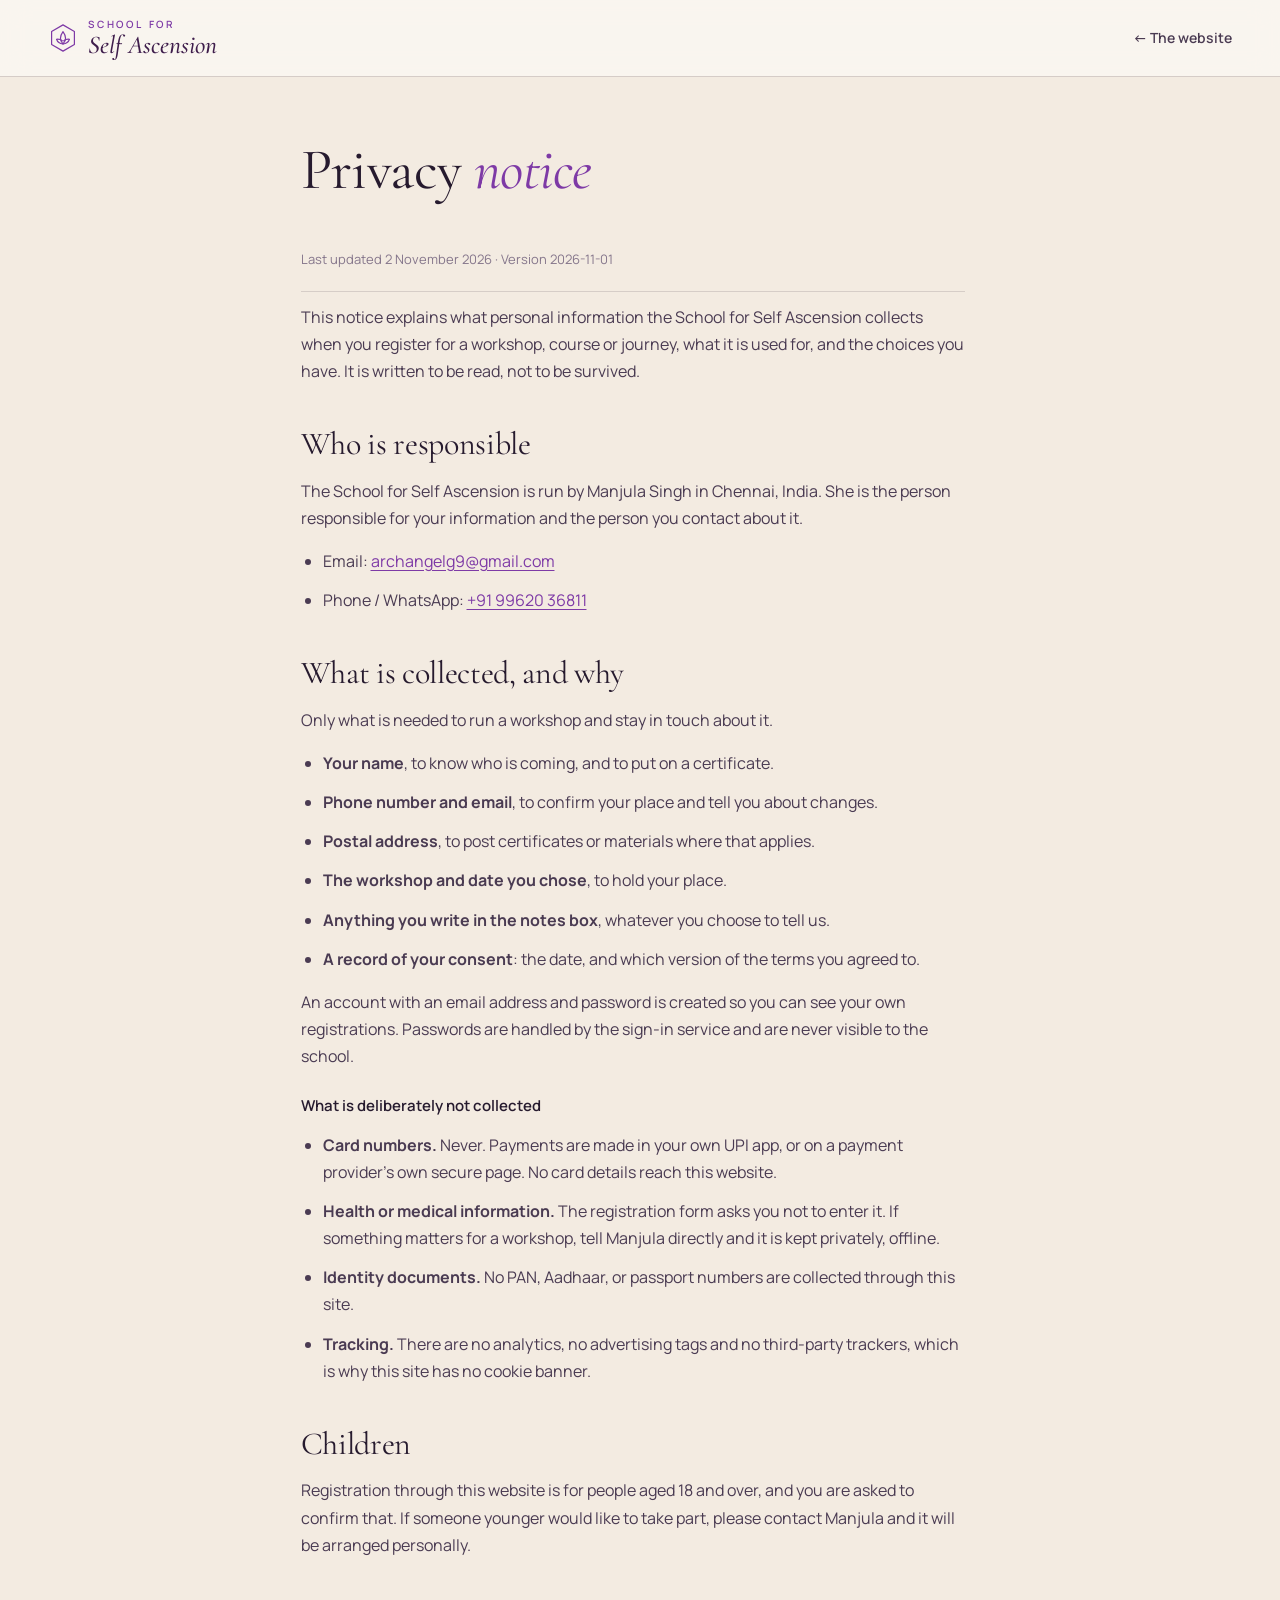
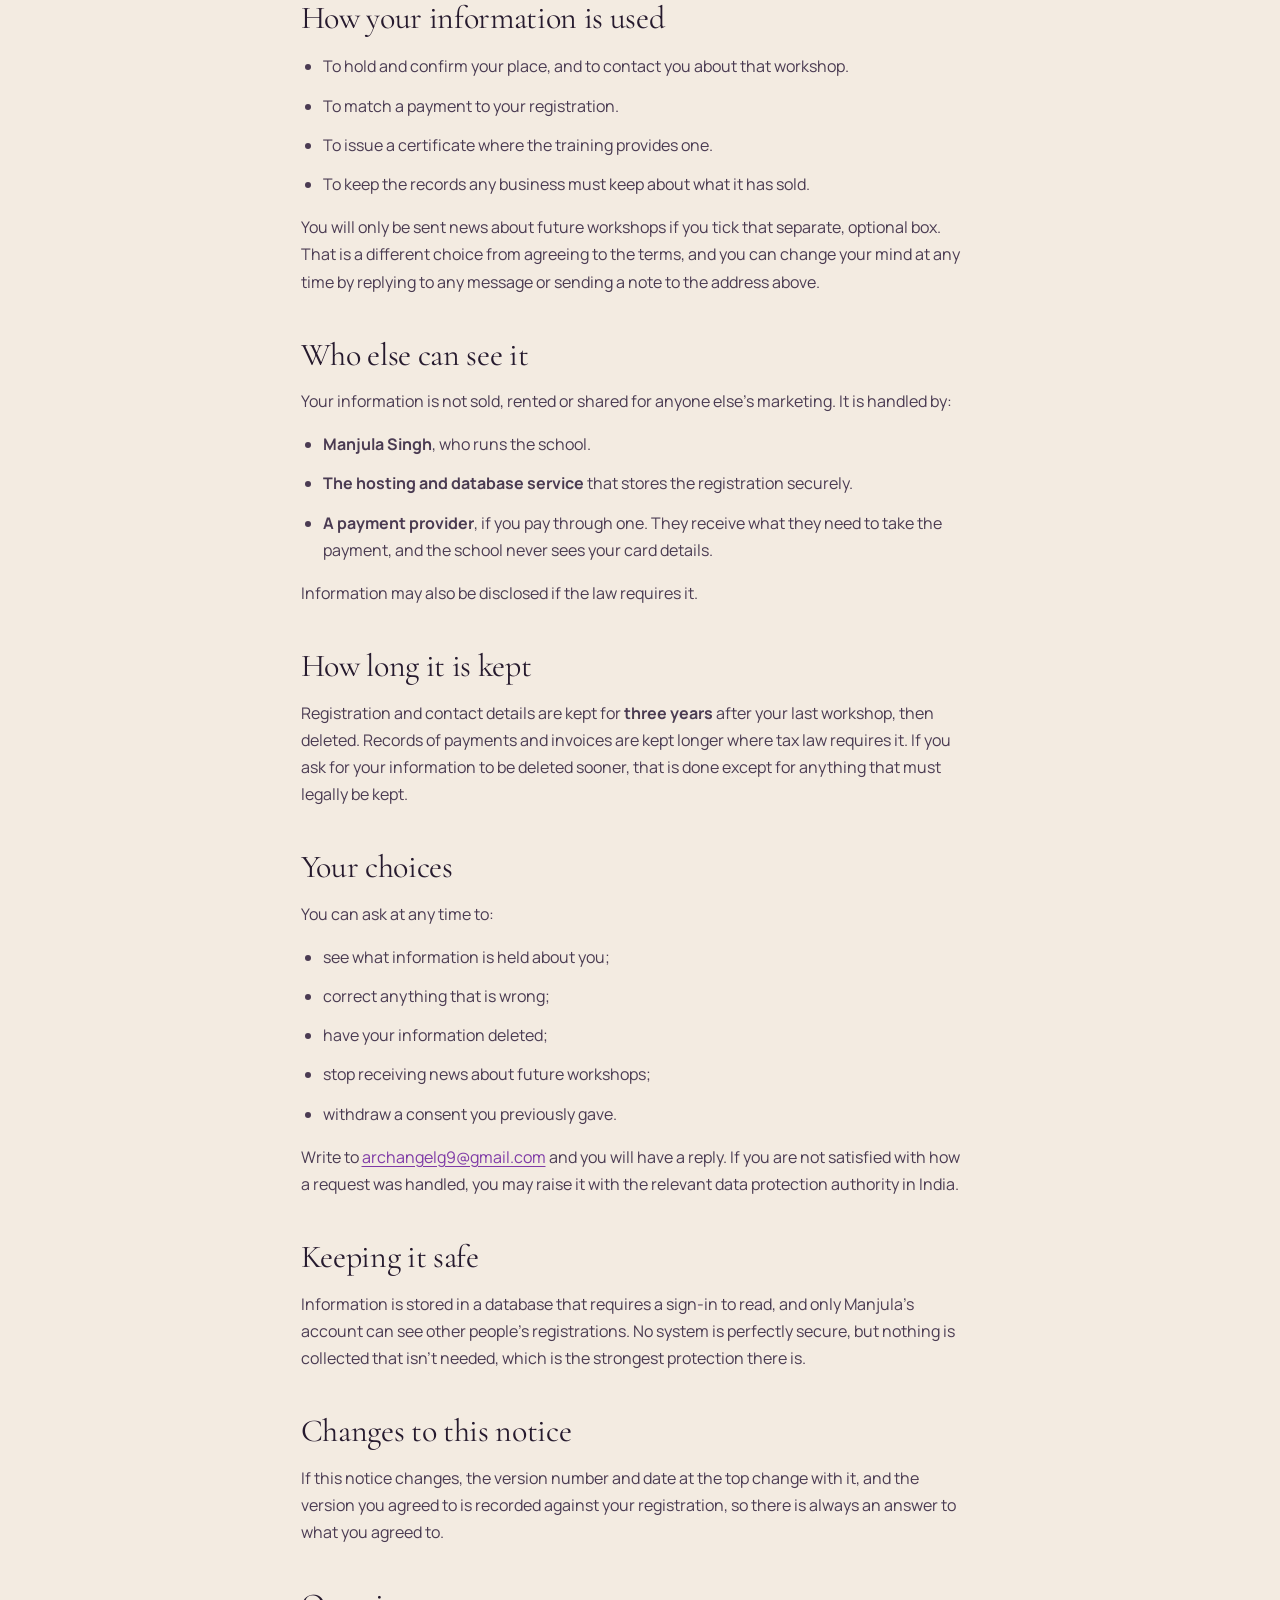
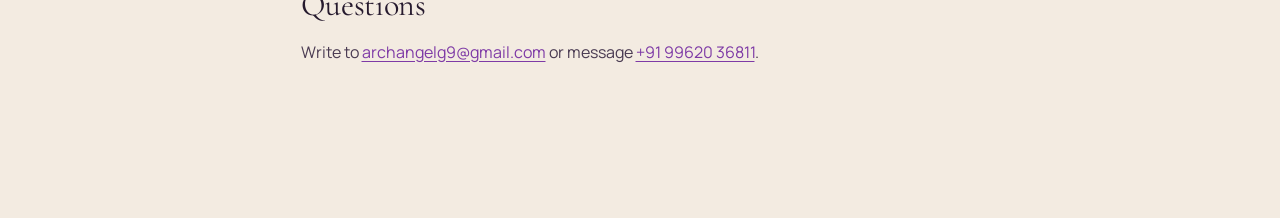
<file: privacy.html>
<!DOCTYPE html>
<html lang="en">
<head>
  <meta charset="utf-8">
  <meta name="viewport" content="width=device-width, initial-scale=1">
  <title>Privacy notice · School for Self Ascension</title>
  <meta name="description" content="How the School for Self Ascension collects, uses and protects your personal information.">
  <meta name="theme-color" content="#4B2459">
  <link rel="icon" href="data:image/svg+xml,%3Csvg xmlns='http://www.w3.org/2000/svg' viewBox='0 0 40 40'%3E%3Cpath d='M20 1.5 36 10.75v18.5L20 38.5 4 29.25v-18.5Z' fill='%234B2459'/%3E%3Cpath d='M20 11c2.4 3.3 3.6 6.3 3.6 9.1S22.4 25.5 20 28c-2.4-2.5-3.6-5.1-3.6-7.9S17.6 14.3 20 11Z' fill='%23E9D3AE'/%3E%3C/svg%3E">
  <link rel="preconnect" href="https://fonts.googleapis.com">
  <link rel="preconnect" href="https://fonts.gstatic.com" crossorigin>
  <link href="https://fonts.googleapis.com/css2?family=Cormorant+Garamond:ital,wght@0,400;0,500;0,600;1,400;1,500&family=Manrope:wght@400;500;600;700&display=swap" rel="stylesheet">
  <link rel="stylesheet" href="css/style.css?v=9">
  <link rel="stylesheet" href="css/app.css?v=7">
</head>
<body class="app">
  <header class="app-hdr">
    <a class="brand" href="index.html" aria-label="School for Self Ascension home">
      <svg class="brand-mark" viewBox="0 0 40 40" aria-hidden="true">
        <path d="M20 2.5 35.2 11.25v17.5L20 37.5 4.8 28.75v-17.5Z"/>
        <path d="M20 11.5c2.3 3.2 3.4 6.1 3.4 8.8S22.3 25.5 20 28c-2.3-2.5-3.4-5-3.4-7.7S17.7 14.7 20 11.5Z"/>
        <path d="M20 28c-4.3-.4-7.3-2.4-8.6-6.3 2.9-.4 5.4.3 7.6 2M20 28c4.3-.4 7.3-2.4 8.6-6.3-2.9-.4-5.4.3-7.6 2"/>
      </svg>
      <span class="brand-text"><small>School for</small>Self Ascension</span>
    </a>
    <div class="app-hdr-right"><a class="app-back" href="index.html">← The website</a></div>
  </header>

  <main class="app-main narrow">
    <div class="app-head">
      <h1>Privacy <em>notice</em></h1>
    </div>

    <div class="legal">
      <p class="updated">Last updated 2 November 2026 · Version 2026-11-01</p>

      <p>This notice explains what personal information the School for Self Ascension collects when you
      register for a workshop, course or journey, what it is used for, and the choices you have. It is
      written to be read, not to be survived.</p>

      <h2>Who is responsible</h2>
      <p>The School for Self Ascension is run by Manjula Singh in Chennai, India. She is the person
      responsible for your information and the person you contact about it.</p>
      <ul>
        <li>Email: <a href="mailto:archangelg9@gmail.com">archangelg9@gmail.com</a></li>
        <li>Phone / WhatsApp: <a href="tel:+919962036811">+91 99620 36811</a></li>
      </ul>

      <h2>What is collected, and why</h2>
      <p>Only what is needed to run a workshop and stay in touch about it.</p>
      <ul>
        <li><strong>Your name</strong>, to know who is coming, and to put on a certificate.</li>
        <li><strong>Phone number and email</strong>, to confirm your place and tell you about changes.</li>
        <li><strong>Postal address</strong>, to post certificates or materials where that applies.</li>
        <li><strong>The workshop and date you chose</strong>, to hold your place.</li>
        <li><strong>Anything you write in the notes box</strong>, whatever you choose to tell us.</li>
        <li><strong>A record of your consent</strong>: the date, and which version of the terms you agreed to.</li>
      </ul>
      <p>An account with an email address and password is created so you can see your own registrations.
      Passwords are handled by the sign-in service and are never visible to the school.</p>

      <h3>What is deliberately not collected</h3>
      <ul>
        <li><strong>Card numbers.</strong> Never. Payments are made in your own UPI app, or on a payment
        provider's own secure page. No card details reach this website.</li>
        <li><strong>Health or medical information.</strong> The registration form asks you not to enter it.
        If something matters for a workshop, tell Manjula directly and it is kept privately, offline.</li>
        <li><strong>Identity documents.</strong> No PAN, Aadhaar, or passport numbers are collected through this site.</li>
        <li><strong>Tracking.</strong> There are no analytics, no advertising tags and no third-party trackers,
        which is why this site has no cookie banner.</li>
      </ul>

      <h2>Children</h2>
      <p>Registration through this website is for people aged 18 and over, and you are asked to confirm that.
      If someone younger would like to take part, please contact Manjula and it will be arranged personally.</p>

      <h2>How your information is used</h2>
      <ul>
        <li>To hold and confirm your place, and to contact you about that workshop.</li>
        <li>To match a payment to your registration.</li>
        <li>To issue a certificate where the training provides one.</li>
        <li>To keep the records any business must keep about what it has sold.</li>
      </ul>
      <p>You will only be sent news about future workshops if you tick that separate, optional box. That is a
      different choice from agreeing to the terms, and you can change your mind at any time by replying to
      any message or sending a note to the address above.</p>

      <h2>Who else can see it</h2>
      <p>Your information is not sold, rented or shared for anyone else's marketing. It is handled by:</p>
      <ul>
        <li><strong>Manjula Singh</strong>, who runs the school.</li>
        <li><strong>The hosting and database service</strong> that stores the registration securely.</li>
        <li><strong>A payment provider</strong>, if you pay through one. They receive what they need to take
        the payment, and the school never sees your card details.</li>
      </ul>
      <p>Information may also be disclosed if the law requires it.</p>

      <h2>How long it is kept</h2>
      <p>Registration and contact details are kept for <strong>three years</strong> after your last workshop,
      then deleted. Records of payments and invoices are kept longer where tax law requires it. If you ask
      for your information to be deleted sooner, that is done except for anything that must legally be kept.</p>

      <h2>Your choices</h2>
      <p>You can ask at any time to:</p>
      <ul>
        <li>see what information is held about you;</li>
        <li>correct anything that is wrong;</li>
        <li>have your information deleted;</li>
        <li>stop receiving news about future workshops;</li>
        <li>withdraw a consent you previously gave.</li>
      </ul>
      <p>Write to <a href="mailto:archangelg9@gmail.com">archangelg9@gmail.com</a> and you will have a reply.
      If you are not satisfied with how a request was handled, you may raise it with the relevant data
      protection authority in India.</p>

      <h2>Keeping it safe</h2>
      <p>Information is stored in a database that requires a sign-in to read, and only Manjula's account can
      see other people's registrations. No system is perfectly secure, but nothing is collected that isn't
      needed, which is the strongest protection there is.</p>

      <h2>Changes to this notice</h2>
      <p>If this notice changes, the version number and date at the top change with it, and the version you
      agreed to is recorded against your registration, so there is always an answer to what you agreed to.</p>

      <h2>Questions</h2>
      <p>Write to <a href="mailto:archangelg9@gmail.com">archangelg9@gmail.com</a> or message
      <a href="tel:+919962036811">+91 99620 36811</a>.</p>
    </div>
  </main>
</body>
</html>
</file>
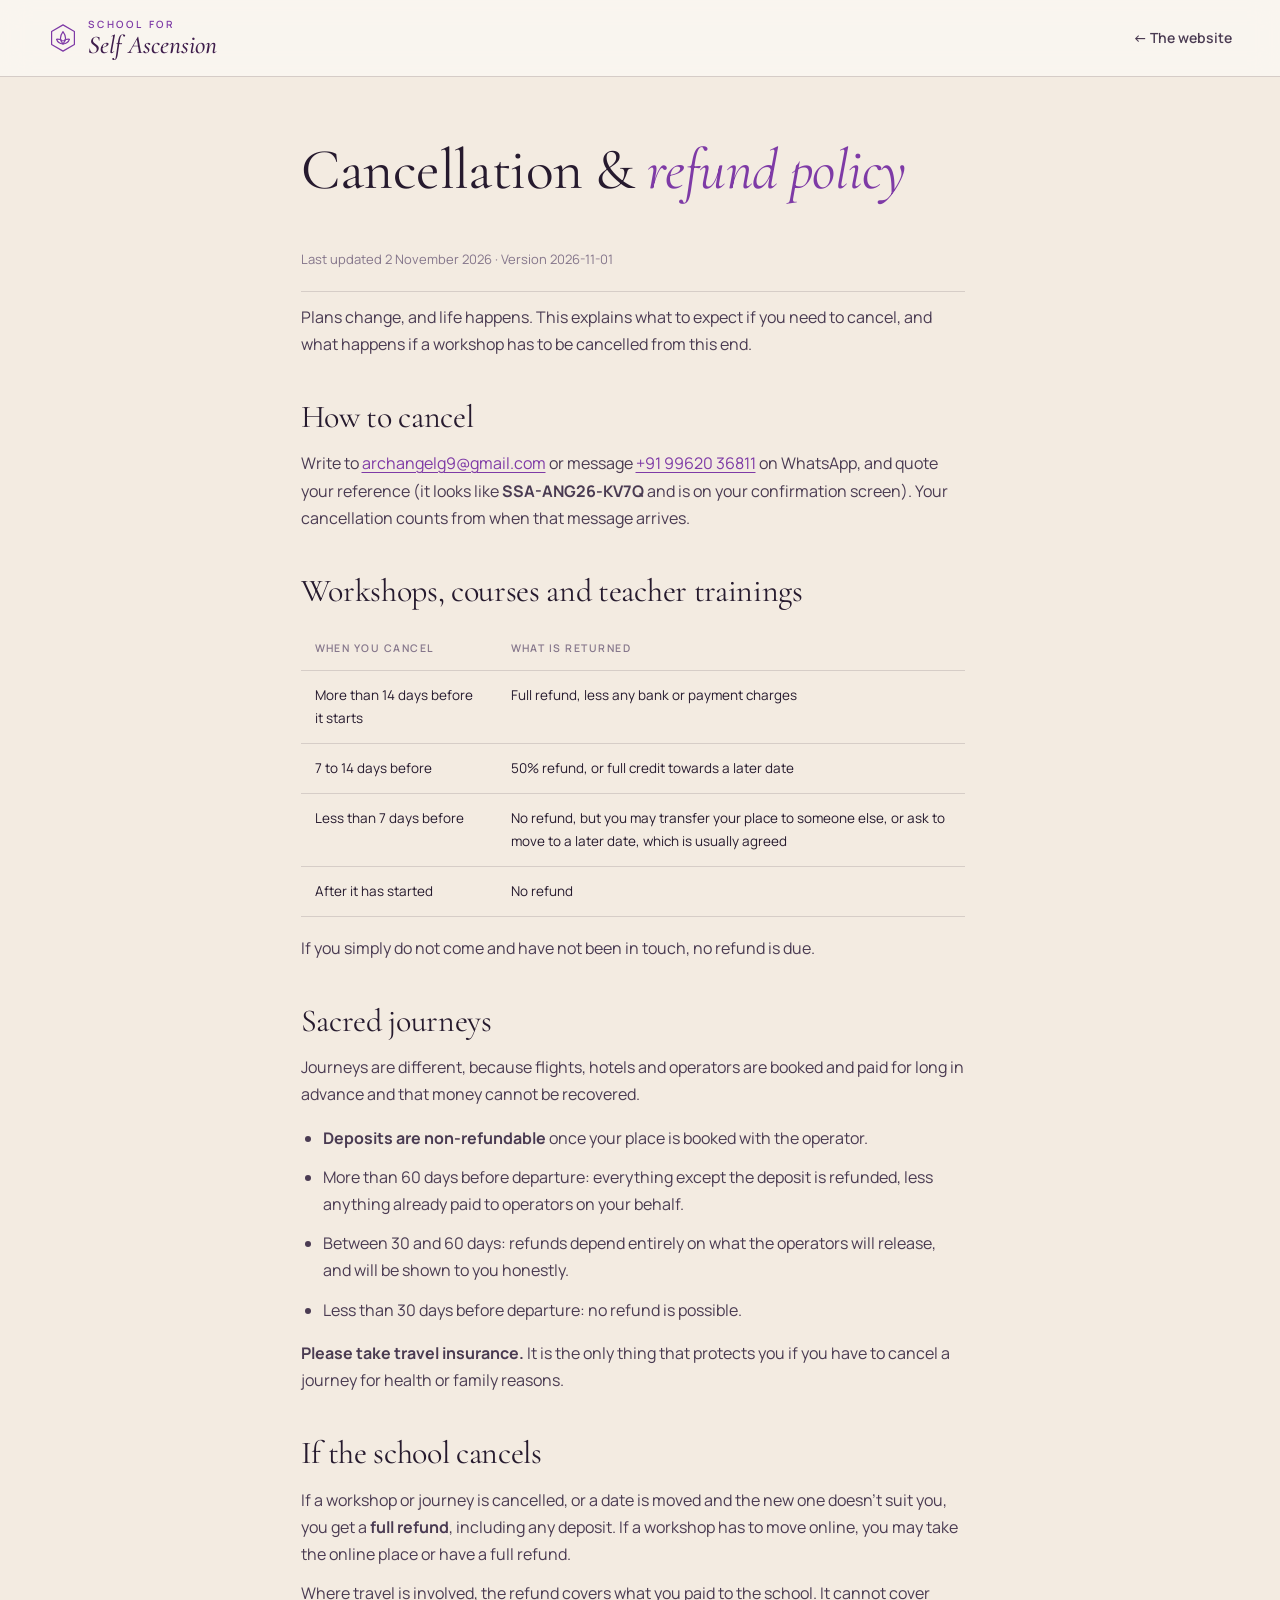
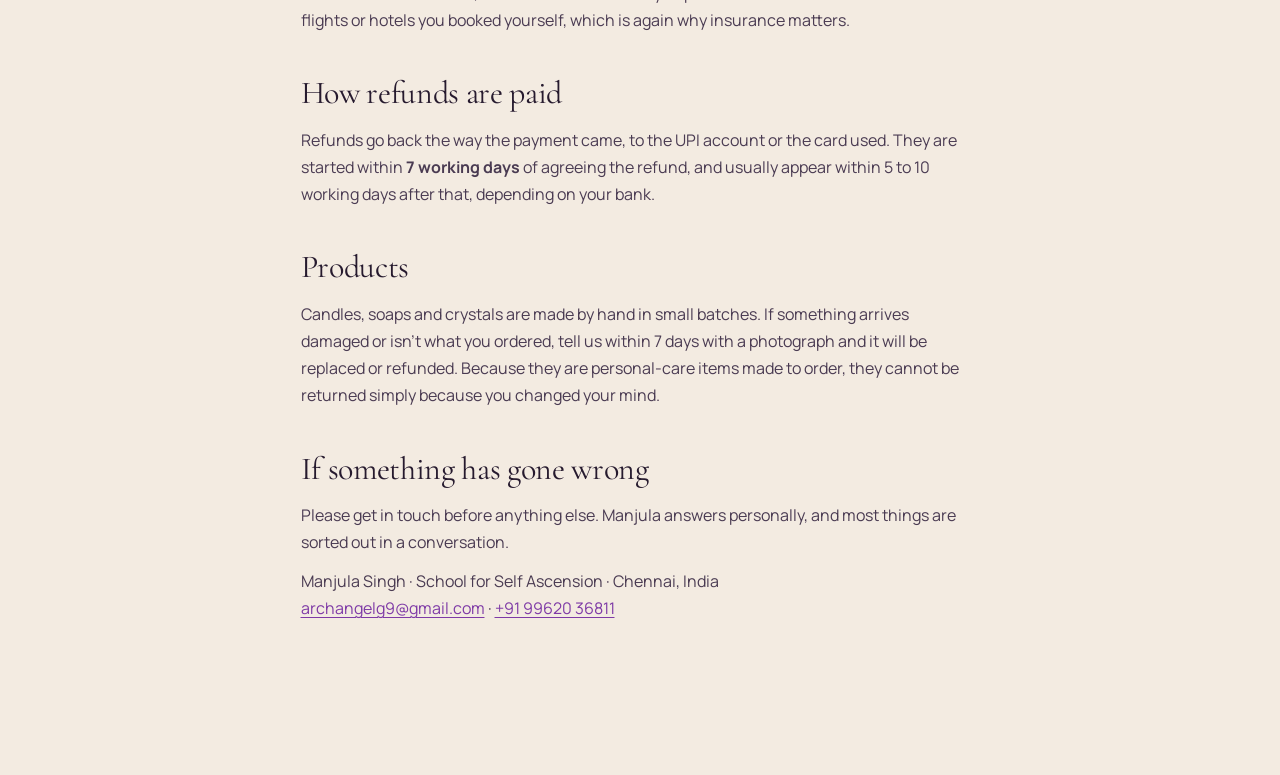
<file: refunds.html>
<!DOCTYPE html>
<html lang="en">
<head>
  <meta charset="utf-8">
  <meta name="viewport" content="width=device-width, initial-scale=1">
  <title>Cancellation &amp; refund policy · School for Self Ascension</title>
  <meta name="description" content="Cancellation and refund policy for workshops, teacher trainings and sacred journeys with the School for Self Ascension.">
  <meta name="theme-color" content="#4B2459">
  <link rel="icon" href="data:image/svg+xml,%3Csvg xmlns='http://www.w3.org/2000/svg' viewBox='0 0 40 40'%3E%3Cpath d='M20 1.5 36 10.75v18.5L20 38.5 4 29.25v-18.5Z' fill='%234B2459'/%3E%3Cpath d='M20 11c2.4 3.3 3.6 6.3 3.6 9.1S22.4 25.5 20 28c-2.4-2.5-3.6-5.1-3.6-7.9S17.6 14.3 20 11Z' fill='%23E9D3AE'/%3E%3C/svg%3E">
  <link rel="preconnect" href="https://fonts.googleapis.com">
  <link rel="preconnect" href="https://fonts.gstatic.com" crossorigin>
  <link href="https://fonts.googleapis.com/css2?family=Cormorant+Garamond:ital,wght@0,400;0,500;0,600;1,400;1,500&family=Manrope:wght@400;500;600;700&display=swap" rel="stylesheet">
  <link rel="stylesheet" href="css/style.css?v=9">
  <link rel="stylesheet" href="css/app.css?v=7">
</head>
<body class="app">
  <header class="app-hdr">
    <a class="brand" href="index.html" aria-label="School for Self Ascension home">
      <svg class="brand-mark" viewBox="0 0 40 40" aria-hidden="true">
        <path d="M20 2.5 35.2 11.25v17.5L20 37.5 4.8 28.75v-17.5Z"/>
        <path d="M20 11.5c2.3 3.2 3.4 6.1 3.4 8.8S22.3 25.5 20 28c-2.3-2.5-3.4-5-3.4-7.7S17.7 14.7 20 11.5Z"/>
        <path d="M20 28c-4.3-.4-7.3-2.4-8.6-6.3 2.9-.4 5.4.3 7.6 2M20 28c4.3-.4 7.3-2.4 8.6-6.3-2.9-.4-5.4.3-7.6 2"/>
      </svg>
      <span class="brand-text"><small>School for</small>Self Ascension</span>
    </a>
    <div class="app-hdr-right"><a class="app-back" href="index.html">← The website</a></div>
  </header>

  <main class="app-main narrow">
    <div class="app-head">
      <h1>Cancellation &amp; <em>refund policy</em></h1>
    </div>

    <div class="legal">
      <p class="updated">Last updated 2 November 2026 · Version 2026-11-01</p>

      <p>Plans change, and life happens. This explains what to expect if you need to cancel, and what happens
      if a workshop has to be cancelled from this end.</p>

      <h2>How to cancel</h2>
      <p>Write to <a href="mailto:archangelg9@gmail.com">archangelg9@gmail.com</a> or message
      <a href="tel:+919962036811">+91 99620 36811</a> on WhatsApp, and quote your reference
      (it looks like <strong>SSA-ANG26-KV7Q</strong> and is on your confirmation screen).
      Your cancellation counts from when that message arrives.</p>

      <h2>Workshops, courses and teacher trainings</h2>
      <table class="adm" style="min-width:0;margin:18px 0">
        <thead><tr><th>When you cancel</th><th>What is returned</th></tr></thead>
        <tbody>
          <tr><td>More than 14 days before it starts</td><td>Full refund, less any bank or payment charges</td></tr>
          <tr><td>7 to 14 days before</td><td>50% refund, or full credit towards a later date</td></tr>
          <tr><td>Less than 7 days before</td><td>No refund, but you may transfer your place to someone else,
            or ask to move to a later date, which is usually agreed</td></tr>
          <tr><td>After it has started</td><td>No refund</td></tr>
        </tbody>
      </table>
      <p>If you simply do not come and have not been in touch, no refund is due.</p>

      <h2>Sacred journeys</h2>
      <p>Journeys are different, because flights, hotels and operators are booked and paid for long in advance
      and that money cannot be recovered.</p>
      <ul>
        <li><strong>Deposits are non-refundable</strong> once your place is booked with the operator.</li>
        <li>More than 60 days before departure: everything except the deposit is refunded, less anything
        already paid to operators on your behalf.</li>
        <li>Between 30 and 60 days: refunds depend entirely on what the operators will release, and will be
        shown to you honestly.</li>
        <li>Less than 30 days before departure: no refund is possible.</li>
      </ul>
      <p><strong>Please take travel insurance.</strong> It is the only thing that protects you if you have to
      cancel a journey for health or family reasons.</p>

      <h2>If the school cancels</h2>
      <p>If a workshop or journey is cancelled, or a date is moved and the new one doesn't suit you, you get a
      <strong>full refund</strong>, including any deposit. If a workshop has to move online, you may take the
      online place or have a full refund.</p>
      <p>Where travel is involved, the refund covers what you paid to the school. It cannot cover flights or
      hotels you booked yourself, which is again why insurance matters.</p>

      <h2>How refunds are paid</h2>
      <p>Refunds go back the way the payment came, to the UPI account or the card used. They are started
      within <strong>7 working days</strong> of agreeing the refund, and usually appear within 5 to 10 working
      days after that, depending on your bank.</p>

      <h2>Products</h2>
      <p>Candles, soaps and crystals are made by hand in small batches. If something arrives damaged or isn't
      what you ordered, tell us within 7 days with a photograph and it will be replaced or refunded. Because
      they are personal-care items made to order, they cannot be returned simply because you changed your mind.</p>

      <h2>If something has gone wrong</h2>
      <p>Please get in touch before anything else. Manjula answers personally, and most things are sorted out
      in a conversation.</p>
      <p>Manjula Singh · School for Self Ascension · Chennai, India<br>
      <a href="mailto:archangelg9@gmail.com">archangelg9@gmail.com</a> ·
      <a href="tel:+919962036811">+91 99620 36811</a></p>
    </div>
  </main>
</body>
</html>
</file>
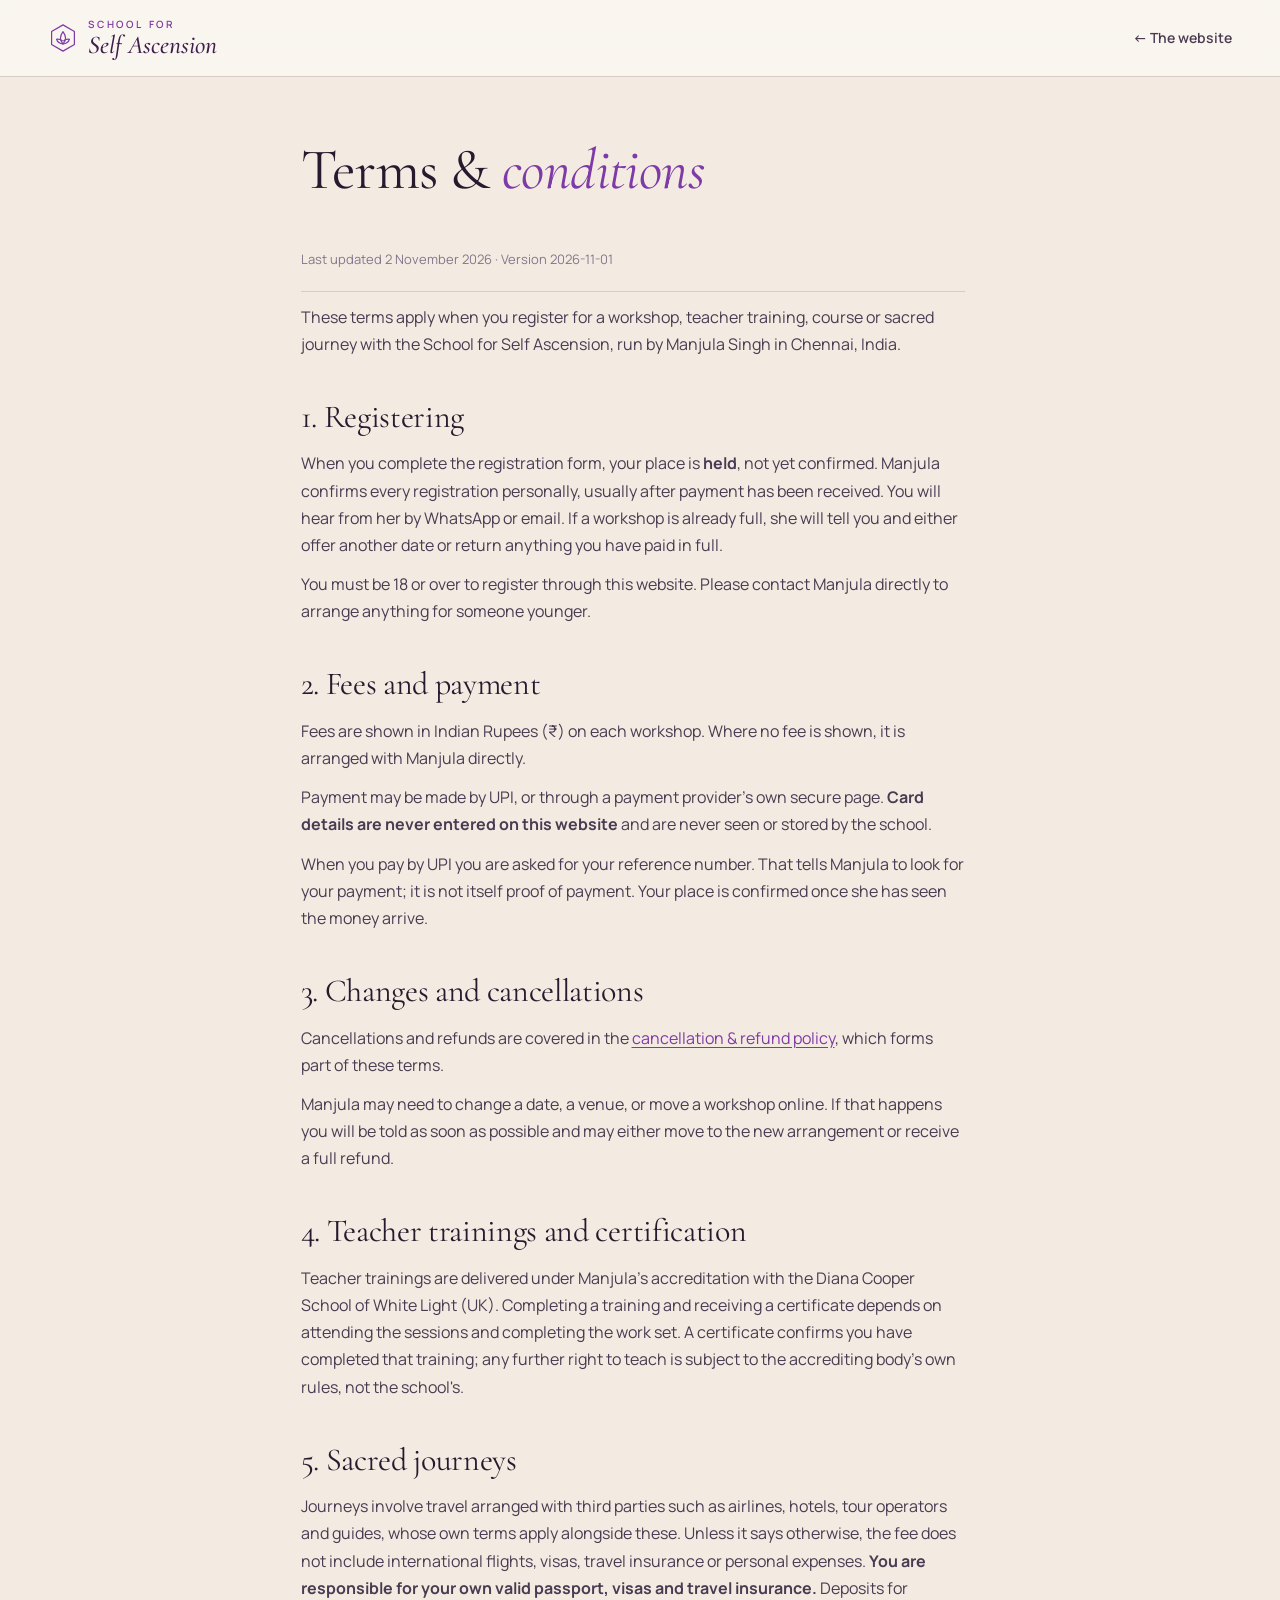
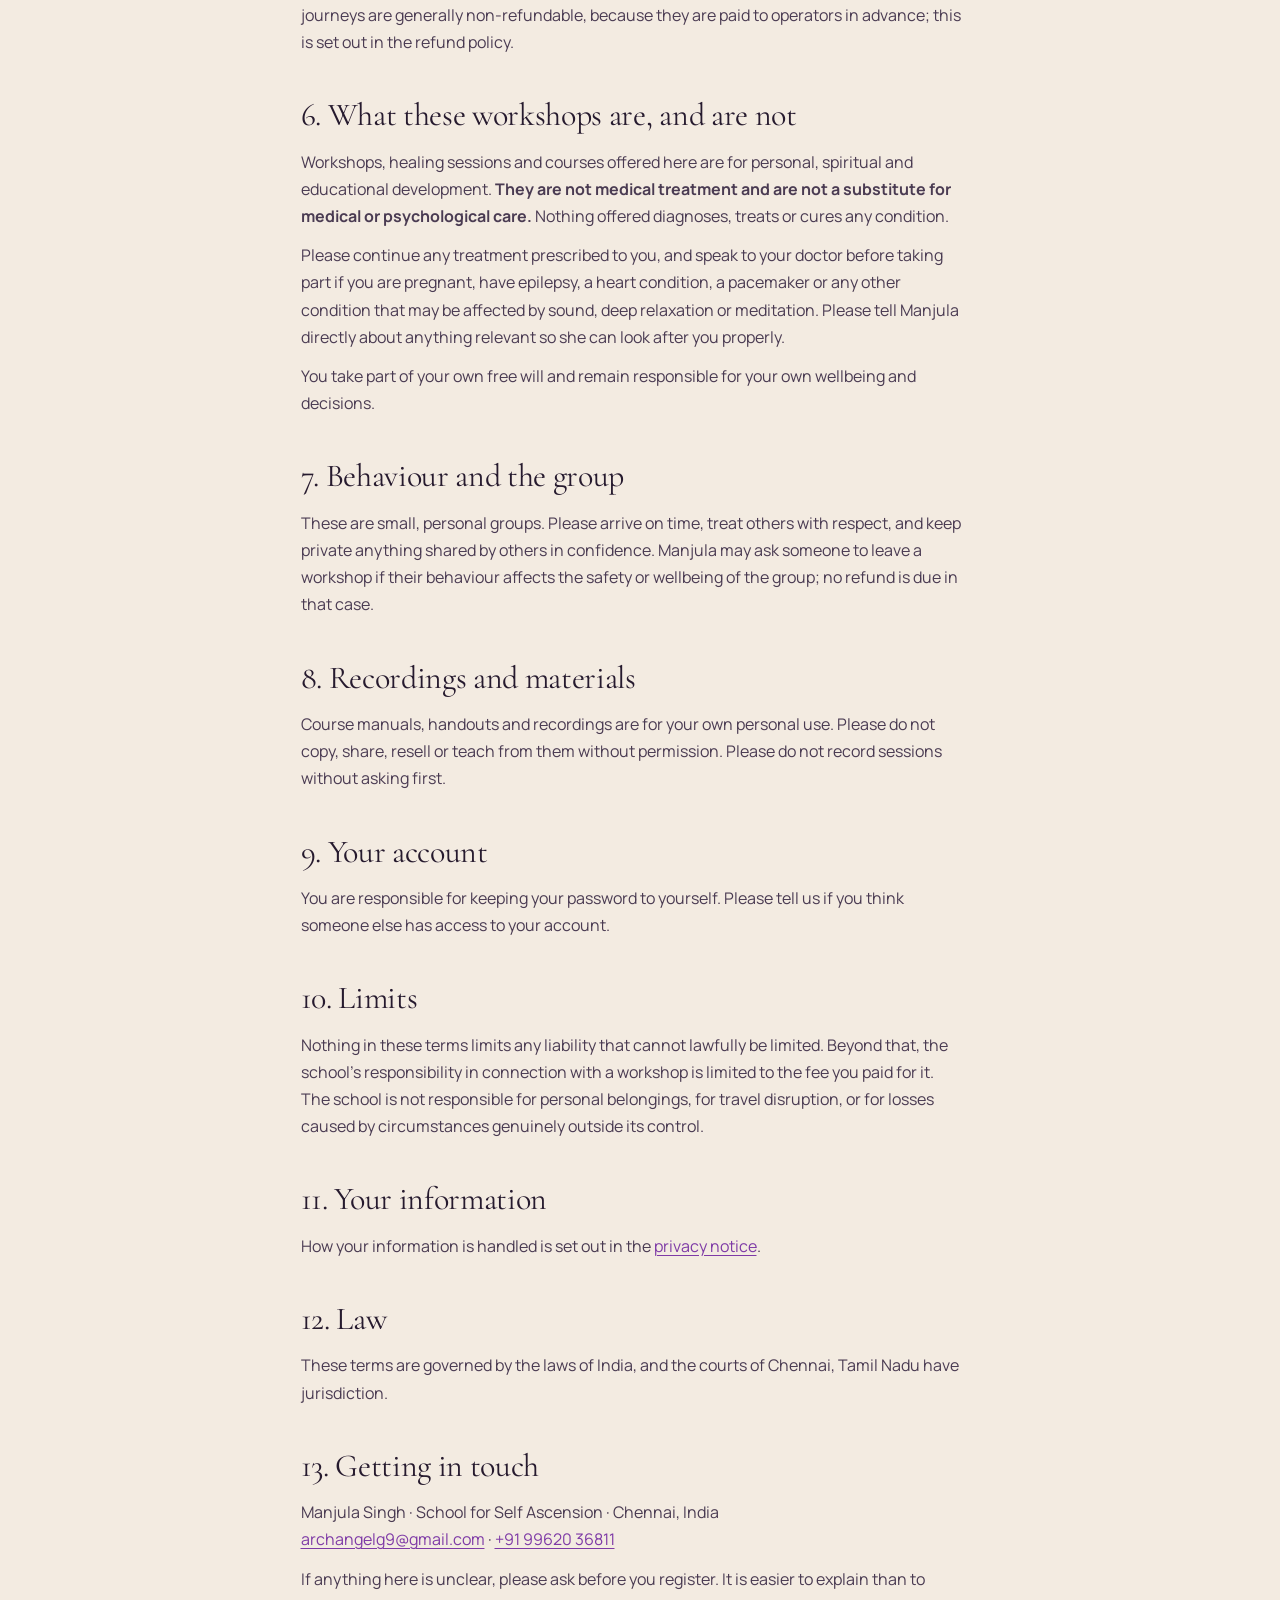
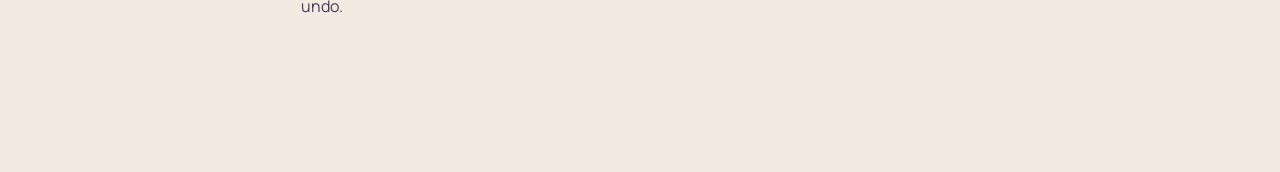
<file: terms.html>
<!DOCTYPE html>
<html lang="en">
<head>
  <meta charset="utf-8">
  <meta name="viewport" content="width=device-width, initial-scale=1">
  <title>Terms &amp; conditions · School for Self Ascension</title>
  <meta name="description" content="Terms and conditions for workshops, teacher trainings and sacred journeys with the School for Self Ascension.">
  <meta name="theme-color" content="#4B2459">
  <link rel="icon" href="data:image/svg+xml,%3Csvg xmlns='http://www.w3.org/2000/svg' viewBox='0 0 40 40'%3E%3Cpath d='M20 1.5 36 10.75v18.5L20 38.5 4 29.25v-18.5Z' fill='%234B2459'/%3E%3Cpath d='M20 11c2.4 3.3 3.6 6.3 3.6 9.1S22.4 25.5 20 28c-2.4-2.5-3.6-5.1-3.6-7.9S17.6 14.3 20 11Z' fill='%23E9D3AE'/%3E%3C/svg%3E">
  <link rel="preconnect" href="https://fonts.googleapis.com">
  <link rel="preconnect" href="https://fonts.gstatic.com" crossorigin>
  <link href="https://fonts.googleapis.com/css2?family=Cormorant+Garamond:ital,wght@0,400;0,500;0,600;1,400;1,500&family=Manrope:wght@400;500;600;700&display=swap" rel="stylesheet">
  <link rel="stylesheet" href="css/style.css?v=9">
  <link rel="stylesheet" href="css/app.css?v=7">
</head>
<body class="app">
  <header class="app-hdr">
    <a class="brand" href="index.html" aria-label="School for Self Ascension home">
      <svg class="brand-mark" viewBox="0 0 40 40" aria-hidden="true">
        <path d="M20 2.5 35.2 11.25v17.5L20 37.5 4.8 28.75v-17.5Z"/>
        <path d="M20 11.5c2.3 3.2 3.4 6.1 3.4 8.8S22.3 25.5 20 28c-2.3-2.5-3.4-5-3.4-7.7S17.7 14.7 20 11.5Z"/>
        <path d="M20 28c-4.3-.4-7.3-2.4-8.6-6.3 2.9-.4 5.4.3 7.6 2M20 28c4.3-.4 7.3-2.4 8.6-6.3-2.9-.4-5.4.3-7.6 2"/>
      </svg>
      <span class="brand-text"><small>School for</small>Self Ascension</span>
    </a>
    <div class="app-hdr-right"><a class="app-back" href="index.html">← The website</a></div>
  </header>

  <main class="app-main narrow">
    <div class="app-head">
      <h1>Terms &amp; <em>conditions</em></h1>
    </div>

    <div class="legal">
      <p class="updated">Last updated 2 November 2026 · Version 2026-11-01</p>

      <p>These terms apply when you register for a workshop, teacher training, course or sacred journey with
      the School for Self Ascension, run by Manjula Singh in Chennai, India.</p>

      <h2>1. Registering</h2>
      <p>When you complete the registration form, your place is <strong>held</strong>, not yet confirmed.
      Manjula confirms every registration personally, usually after payment has been received. You will hear
      from her by WhatsApp or email. If a workshop is already full, she will tell you and either offer another
      date or return anything you have paid in full.</p>
      <p>You must be 18 or over to register through this website. Please contact Manjula directly to arrange
      anything for someone younger.</p>

      <h2>2. Fees and payment</h2>
      <p>Fees are shown in Indian Rupees (₹) on each workshop. Where no fee is shown, it is arranged with
      Manjula directly.</p>
      <p>Payment may be made by UPI, or through a payment provider's own secure page. <strong>Card details are
      never entered on this website</strong> and are never seen or stored by the school.</p>
      <p>When you pay by UPI you are asked for your reference number. That tells Manjula to look for your
      payment; it is not itself proof of payment. Your place is confirmed once she has seen the money arrive.</p>

      <h2>3. Changes and cancellations</h2>
      <p>Cancellations and refunds are covered in the
      <a href="refunds.html">cancellation &amp; refund policy</a>, which forms part of these terms.</p>
      <p>Manjula may need to change a date, a venue, or move a workshop online. If that happens you will be
      told as soon as possible and may either move to the new arrangement or receive a full refund.</p>

      <h2>4. Teacher trainings and certification</h2>
      <p>Teacher trainings are delivered under Manjula's accreditation with the Diana Cooper School of White
      Light (UK). Completing a training and receiving a certificate depends on attending the sessions and
      completing the work set. A certificate confirms you have completed that training; any further right to
      teach is subject to the accrediting body's own rules, not the school's.</p>

      <h2>5. Sacred journeys</h2>
      <p>Journeys involve travel arranged with third parties such as airlines, hotels, tour operators and guides,
      whose own terms apply alongside these. Unless it says otherwise, the fee does not include international
      flights, visas, travel insurance or personal expenses. <strong>You are responsible for your own valid
      passport, visas and travel insurance.</strong> Deposits for journeys are generally non-refundable,
      because they are paid to operators in advance; this is set out in the refund policy.</p>

      <h2>6. What these workshops are, and are not</h2>
      <p>Workshops, healing sessions and courses offered here are for personal, spiritual and educational
      development. <strong>They are not medical treatment and are not a substitute for medical or psychological
      care.</strong> Nothing offered diagnoses, treats or cures any condition.</p>
      <p>Please continue any treatment prescribed to you, and speak to your doctor before taking part if you
      are pregnant, have epilepsy, a heart condition, a pacemaker or any other condition that may be affected
      by sound, deep relaxation or meditation. Please tell Manjula directly about anything relevant so she can
      look after you properly.</p>
      <p>You take part of your own free will and remain responsible for your own wellbeing and decisions.</p>

      <h2>7. Behaviour and the group</h2>
      <p>These are small, personal groups. Please arrive on time, treat others with respect, and keep private
      anything shared by others in confidence. Manjula may ask someone to leave a workshop if their behaviour
      affects the safety or wellbeing of the group; no refund is due in that case.</p>

      <h2>8. Recordings and materials</h2>
      <p>Course manuals, handouts and recordings are for your own personal use. Please do not copy, share,
      resell or teach from them without permission. Please do not record sessions without asking first.</p>

      <h2>9. Your account</h2>
      <p>You are responsible for keeping your password to yourself. Please tell us if you think someone else
      has access to your account.</p>

      <h2>10. Limits</h2>
      <p>Nothing in these terms limits any liability that cannot lawfully be limited. Beyond that, the school's
      responsibility in connection with a workshop is limited to the fee you paid for it. The school is not
      responsible for personal belongings, for travel disruption, or for losses caused by circumstances
      genuinely outside its control.</p>

      <h2>11. Your information</h2>
      <p>How your information is handled is set out in the <a href="privacy.html">privacy notice</a>.</p>

      <h2>12. Law</h2>
      <p>These terms are governed by the laws of India, and the courts of Chennai, Tamil Nadu have jurisdiction.</p>

      <h2>13. Getting in touch</h2>
      <p>Manjula Singh · School for Self Ascension · Chennai, India<br>
      <a href="mailto:archangelg9@gmail.com">archangelg9@gmail.com</a> ·
      <a href="tel:+919962036811">+91 99620 36811</a></p>
      <p>If anything here is unclear, please ask before you register. It is easier to explain than to undo.</p>
    </div>
  </main>
</body>
</html>
</file>
<file: css/style.css>
/* =========================================================
   School for Self Ascension styles
   ========================================================= */

/* The browser's own rule for [hidden] is display:none at the lowest possible
   priority, so ANY class that sets display beats it. Several here do - .btn is
   inline-flex, .auth-field and .f-row are grid - which left elements marked
   hidden fully visible: the account menu sat permanently open under the header
   showing the signed-in email and a Sign out link, the sign-in dialog showed
   two fields it then ignored, and a dead button appeared on the not-found
   panel. One rule fixes all of them. */
[hidden] { display: none !important; }

:root {
  --cream: #FAF6F0;
  --paper: #F3EBE1;
  --blush: #F1E4EA;
  --lav: #E6DCF0;
  --ink: #261A2E;
  --ink-2: #4A3B52;
  --muted: #85768B;
  --plum: #3F1E4C;
  --violet: #7E3AA6;
  --gold: #B8873F;
  --gold-soft: #E9D3AE;
  --line: rgba(38, 26, 46, .14);
  --hdr: 76px;
  --serif: "Cormorant Garamond", "Times New Roman", serif;
  --sans: "Manrope", system-ui, -apple-system, "Segoe UI", sans-serif;
  --dev: "Tiro Devanagari Sanskrit", "Nirmala UI", serif;
  --ease: cubic-bezier(.22, 1, .36, 1);
}

*, *::before, *::after { box-sizing: border-box; }
html, body { overflow-x: clip; }
html { -webkit-text-size-adjust: 100%; scrollbar-gutter: stable; }
@media (prefers-reduced-motion: no-preference) { html { scroll-behavior: smooth; } }
section[id] { scroll-margin-top: calc(var(--hdr) + 8px); }
body {
  margin: 0;
  background: var(--cream);
  color: var(--ink);
  font: 400 16px/1.7 var(--sans);
  -webkit-font-smoothing: antialiased;
}
img, video { display: block; max-width: 100%; }
a { color: inherit; text-decoration: none; }
button { font: inherit; color: inherit; background: none; border: 0; cursor: pointer; }
h1, h2, h3, h4 { margin: 0; font-weight: 400; }
p { margin: 0; }
em { font-style: italic; }
::selection { background: var(--violet); color: #fff; }
:focus-visible { outline: 2px solid var(--violet); outline-offset: 3px; }

.wrap { width: min(1240px, 100%); margin-inline: auto; padding-inline: clamp(20px, 4vw, 48px); }

.muted { color: var(--muted); }

h2 {
  font-family: var(--serif);
  font-size: clamp(2.4rem, 5.6vw, 5rem);
  line-height: 1.02;
  letter-spacing: -.01em;
}
h2 em, blockquote em { color: var(--violet); }

.sec-head { margin-bottom: clamp(40px, 6vw, 80px); }
.sec-head.row { display: flex; justify-content: space-between; align-items: flex-end; gap: 32px; flex-wrap: wrap; }
.sec-head.center { text-align: center; }
.sec-note { max-width: 380px; color: var(--ink-2); }

/* Buttons */
.btn {
  display: inline-flex; align-items: center; justify-content: center;
  height: 54px; padding: 0 30px; border-radius: 999px;
  font: 600 14px/1 var(--sans); letter-spacing: .04em;
  transition: background .35s, color .35s, border-color .35s;
}
.btn-ghost { border: 1px solid var(--ink); }
.btn-ghost:hover { background: var(--ink); color: var(--cream); }
.btn-gold { background: var(--gold); color: #fff; }
.btn-gold:hover { background: #fff; color: var(--plum); }
.roll { position: relative; display: inline-block; overflow: hidden; height: 1.2em; line-height: 1.2em; }
.roll > span { display: block; transition: transform .5s var(--ease); }
.btn:hover .roll > span { transform: translateY(-100%); }

.link-arrow { position: relative; display: inline-flex; gap: 10px; font-weight: 600; font-size: 14px; letter-spacing: .03em; border-bottom: 1px solid currentColor; padding-bottom: 4px; }
/* invisible hit areas: comfortable tap targets without changing the look */
.link-arrow::before, .contact-meta a::before, .foot-top a::before { content: ""; position: absolute; inset: -12px -6px; }
.link-arrow span { transition: transform .4s var(--ease); }
.link-arrow:hover span { transform: translateX(6px); }

/* Split-text reveal */
.swm { display: inline-block; overflow: hidden; vertical-align: bottom; padding-bottom: .08em; margin-bottom: -.08em; }
.sw { display: inline-block; transform: translateY(110%) rotate(3deg); transition: transform 1s var(--ease); }
.split.in .sw { transform: none; }

.reveal { opacity: 0; transform: translateY(36px); transition: opacity .9s var(--ease), transform .9s var(--ease); }
.reveal.in { opacity: 1; transform: none; }

/* =========================================================
   Curtain, progress, header
   ========================================================= */
.curtain {
  position: fixed; inset: 0; z-index: 100;
  background: var(--plum); color: var(--cream);
  display: grid; place-items: center;
  transition: transform 1.1s cubic-bezier(.76, 0, .24, 1);
}
.curtain.up { transform: translateY(-101%); }
.curtain-inner { text-align: center; }
.curtain-dev { display: block; margin-bottom: 14px; font: 600 12px/1 var(--sans); letter-spacing: .3em; text-transform: uppercase; color: var(--gold-soft); opacity: 0; animation: fadeUp .8s .1s var(--ease) forwards; }
.curtain-word { display: block; font: italic 400 clamp(3rem, 9vw, 6rem)/1.1 var(--serif); opacity: 0; animation: fadeUp .9s .25s var(--ease) forwards; }
@keyframes fadeUp { from { opacity: 0; transform: translateY(20px); } to { opacity: 1; transform: none; } }

.progress { position: fixed; top: 0; left: 0; right: 0; height: 2px; z-index: 60; background: var(--violet); transform-origin: left; transform: scaleX(0); }

.hdr {
  position: fixed; top: 0; left: 0; right: 0; z-index: 50;
  height: var(--hdr);
  display: flex; align-items: center; justify-content: space-between;
  padding-inline: clamp(20px, 4vw, 48px);
  transition: transform .5s var(--ease), background .4s, box-shadow .4s;
}
.hdr.scrolled { background: rgba(250, 246, 240, .82); backdrop-filter: blur(14px); -webkit-backdrop-filter: blur(14px); box-shadow: 0 1px 0 var(--line); }
.hdr.hide { transform: translateY(-100%); }
.brand { display: flex; align-items: center; gap: 10px; font: italic 500 1.6rem/1 var(--serif); color: var(--plum); }
.brand-text { display: flex; flex-direction: column; gap: 3px; white-space: nowrap; }
.brand-text small { font: 600 10px/1 var(--sans); font-style: normal; letter-spacing: .28em; text-transform: uppercase; color: var(--violet); }
.brand-mark { width: 30px; height: 30px; fill: none; stroke: var(--violet); stroke-width: 1.6; stroke-linecap: round; stroke-linejoin: round; }
.nav { display: flex; align-items: center; gap: clamp(18px, 2.4vw, 36px); font-size: 14px; font-weight: 500; }
.nav a:not(.nav-cta) { position: relative; padding: 6px 0; }
.nav a:not(.nav-cta)::after { content: ""; position: absolute; left: 0; right: 0; bottom: 0; height: 1px; background: var(--violet); transform: scaleX(0); transform-origin: right; transition: transform .45s var(--ease); }
.nav a:hover::after, .nav a.active::after { transform: scaleX(1); transform-origin: left; }
.nav a.active { color: var(--violet); }
.nav-cta { padding: 11px 20px; border-radius: 999px; background: var(--plum); color: var(--cream); transition: background .3s; }
.nav-cta:hover { background: var(--violet); }
.burger { display: none; width: 44px; height: 44px; position: relative; z-index: 2; }
.burger span { position: absolute; left: 10px; right: 10px; height: 1.5px; background: var(--ink); transition: transform .4s var(--ease), top .4s var(--ease); }
.burger span:first-child { top: 17px; }
.burger span:last-child { top: 26px; }
.burger[aria-expanded="true"] span:first-child { top: 21px; transform: rotate(45deg); }
.burger[aria-expanded="true"] span:last-child { top: 21px; transform: rotate(-45deg); }

/* =========================================================
   Hero — arch window grows to full bleed
   ========================================================= */
.hero { position: relative; height: 290vh; }
.hero-pin { position: sticky; top: 0; height: 100vh; height: 100svh; overflow: hidden; }
.hero-frame {
  position: absolute; inset: 0; z-index: 2;
  overflow: hidden;
  clip-path: inset(30% 38% 10% 38% round 200px 200px 16px 16px);
  will-change: clip-path;
}
.hero-frame img { width: 100%; height: 100%; object-fit: cover; transform: scale(1.4); will-change: transform; }
.hero-frame::after { content: ""; position: absolute; inset: 0; background: linear-gradient(180deg, rgba(38, 26, 46, 0) 40%, rgba(38, 26, 46, .38)); opacity: var(--shade, 0); pointer-events: none; }
.hero-caption {
  position: absolute; left: 0; right: 0; bottom: clamp(48px, 10vh, 110px); z-index: 2;
  text-align: center; color: #fff; padding-inline: 20px;
  opacity: 0; transform: translateY(30px);
}
.hero-caption .dev { font: 600 12px/1 var(--sans); letter-spacing: .26em; text-transform: uppercase; color: #fff; opacity: .9; }
.hero-caption-title { font: 400 clamp(2.6rem, 6.4vw, 6rem)/1.05 var(--serif); margin: 10px 0 14px; text-shadow: 0 2px 30px rgba(38, 26, 46, .25); }
.hero-caption-sub { font-size: clamp(14px, 1.3vw, 17px); letter-spacing: .02em; opacity: .92; }

.hero-title { position: absolute; inset: 0; z-index: 3; pointer-events: none; font: 400 clamp(3rem, 6.6vw, 7.4rem)/.95 var(--serif); letter-spacing: -.02em; }
.hero-word { position: absolute; top: 50%; white-space: nowrap; will-change: transform, opacity; }
.hero-word em { color: var(--violet); }
.hw-l { right: calc(50% + var(--aw, 200px) / 2 + 3vw); text-align: right; }
.hw-r { left: calc(50% + var(--aw, 200px) / 2 + 3vw); }
.hero-word > span, .hero-word > em { display: inline-block; }
.hero-sub {
  position: absolute; z-index: 3; left: clamp(20px, 4vw, 48px); bottom: 7vh;
  max-width: 300px; font-size: 15px; color: var(--ink-2);
}
.hero-cue {
  position: absolute; z-index: 3; right: clamp(20px, 4vw, 48px); bottom: 7vh;
  display: flex; align-items: center; gap: 14px;
  font: 600 11px/1 var(--sans); letter-spacing: .26em; text-transform: uppercase; color: var(--ink-2);
}
.cue-line { width: 1px; height: 46px; background: var(--line); position: relative; overflow: hidden; }
.cue-line::after { content: ""; position: absolute; left: 0; top: -50%; width: 1px; height: 50%; background: var(--violet); animation: cue 2s var(--ease) infinite; }
@keyframes cue { to { top: 100%; } }

/* =========================================================
   Marquee
   ========================================================= */
.marquee { overflow: hidden; padding: 34px 0; border-block: 1px solid var(--line); background: var(--cream); }
.marquee-track { display: flex; width: max-content; will-change: transform; font: italic 400 clamp(2rem, 4vw, 3.4rem)/1 var(--serif); color: var(--plum); }
.marquee-track span { padding-inline: 28px; white-space: nowrap; }
.marquee-track i { font-style: normal; color: var(--gold); font-size: .5em; align-self: center; }

/* =========================================================
   Manifesto word fill
   ========================================================= */
.manifesto { padding-block: clamp(100px, 16vw, 200px); }
.fill { font: 400 clamp(1.9rem, 4vw, 3.5rem)/1.22 var(--serif); max-width: 1080px; }
.fw { color: rgba(38, 26, 46, .16); transition: color .3s linear; }
.fw.lit { color: var(--ink); }
.fw.acc { font-style: italic; background: linear-gradient(var(--gold), var(--gold)) no-repeat 0 94% / 0% 1.5px; transition: color .3s, background-size .6s var(--ease); }
.fw.acc.lit { color: var(--violet); background-size: 100% 1.5px; }
.fill-sign { margin-top: 40px; font-size: 14px; letter-spacing: .06em; color: var(--muted); }

/* =========================================================
   Healing — sticky stacked cards
   ========================================================= */
.healing { padding-bottom: clamp(80px, 12vw, 160px); }
.stack { position: relative; }
.stack-card {
  position: sticky; top: calc(var(--hdr) + 16px + var(--i) * 18px);
  min-height: min(76vh, 660px);
  margin-bottom: 8vh;
  display: grid; grid-template-columns: 1fr 1.05fr; gap: clamp(24px, 4vw, 64px);
  padding: clamp(24px, 3.4vw, 48px);
  border-radius: 28px;
  transform-origin: 50% 0;
  box-shadow: 0 -10px 40px rgba(38, 26, 46, .06);
}
.stack-card:last-child { margin-bottom: 0; }
.stack-card::after { content: ""; position: absolute; inset: 0; border-radius: inherit; background: rgba(38, 26, 46, var(--veil, 0)); pointer-events: none; }
.c-lav { background: var(--lav); }
.c-gold { background: #F2E6D3; }
.c-blush { background: var(--blush); }
.c-plum { background: var(--plum); color: var(--cream); }
.c-plum .sc-num, .c-plum .sc-tags li { color: var(--gold-soft); border-color: rgba(233, 211, 174, .35); }
.c-plum .sc-text p { color: rgba(250, 246, 240, .82); }
.sc-text { display: flex; flex-direction: column; justify-content: center; align-items: flex-start; gap: 20px; }
.sc-num { font: 500 14px/1 var(--sans); letter-spacing: .2em; color: var(--violet); }
.sc-text h3 { font: 400 clamp(2.2rem, 4.2vw, 3.8rem)/1 var(--serif); }
.sc-text p { color: var(--ink-2); max-width: 460px; }
.sc-tags { display: flex; flex-wrap: wrap; gap: 8px; padding: 0; margin: 0; list-style: none; }
.sc-tags li { font-size: 12px; font-weight: 600; letter-spacing: .06em; padding: 6px 14px; border-radius: 999px; border: 1px solid var(--line); color: var(--ink-2); }
.sc-media { border-radius: 20px; overflow: hidden; min-height: 280px; }
.sc-media img { width: 100%; height: 100%; object-fit: cover; transform: scale(1.2); will-change: transform; }

/* =========================================================
   Lotus band
   ========================================================= */
.band { position: relative; height: 120vh; overflow: hidden; display: grid; place-items: center; color: #fff; }
.band-media { position: absolute; inset: 0; }
.band-media img { position: absolute; left: 0; width: 100%; top: -12%; height: 124%; object-fit: cover; will-change: transform; }
.band::after { content: ""; position: absolute; inset: 0; background: radial-gradient(ellipse at center, rgba(38, 26, 46, .45), rgba(38, 26, 46, .15) 70%); }
.band-copy { position: relative; z-index: 2; max-width: 960px; padding-inline: 24px; text-align: center; }
.band blockquote { margin: 0; font: 400 clamp(2rem, 4.6vw, 4.2rem)/1.12 var(--serif); text-shadow: 0 2px 40px rgba(38, 26, 46, .35); }
.band blockquote em { color: var(--gold-soft); }
.band-attrib {
  margin-top: clamp(20px, 3vw, 34px);
  font: 400 clamp(15px, 1.4vw, 18px)/1 var(--sans);
  letter-spacing: .08em;
  color: var(--gold-soft);
  opacity: .9;
}

/* =========================================================
   Journey rail
   ========================================================= */
.journey { padding-block: clamp(100px, 14vw, 180px); }
.journey-grid { display: grid; grid-template-columns: 1fr 1fr; gap: clamp(40px, 8vw, 120px); align-items: start; }
.journey-intro { position: sticky; top: calc(var(--hdr) + 60px); }
.journey-intro h2 { margin-bottom: 28px; }
.lead { font: 400 clamp(1.3rem, 2vw, 1.6rem)/1.45 var(--serif); margin-bottom: 20px; }
.rail-list { position: relative; list-style: none; margin: 0; padding: 0 0 0 44px; }
.rail-fill { position: absolute; left: 7px; top: 8px; bottom: 8px; width: 1px; background: var(--line); }
.rail-fill span { position: absolute; inset: 0; background: var(--violet); transform-origin: top; transform: scaleY(0); }
.rail-item { position: relative; padding-bottom: clamp(56px, 8vw, 96px); opacity: .35; transition: opacity .6s var(--ease); }
.rail-item:last-child { padding-bottom: 0; }
.rail-item.hit { opacity: 1; }
.rail-dot { position: absolute; left: -44px; top: 6px; width: 15px; height: 15px; border-radius: 50%; border: 1px solid var(--violet); background: var(--cream); transition: background .5s, box-shadow .5s; }
.rail-item.hit .rail-dot { background: var(--violet); box-shadow: 0 0 0 6px rgba(126, 58, 166, .12); }
.rail-k { font: 600 11px/1 var(--sans); letter-spacing: .22em; text-transform: uppercase; color: var(--gold); margin-bottom: 12px; }
.rail-item h3 { font: 400 clamp(1.7rem, 2.6vw, 2.3rem)/1.1 var(--serif); margin-bottom: 10px; }
.rail-item p:last-child { color: var(--ink-2); }

.creds { font: 600 11.5px/1.7 var(--sans); letter-spacing: .1em; text-transform: uppercase; color: var(--gold); margin: -10px 0 24px; max-width: 460px; }

/* =========================================================
   Teacher trainings — pinned horizontal gallery
   ========================================================= */
.trainings { position: relative; background: var(--plum); color: var(--cream); }
.tr-pin { padding-block: clamp(90px, 12vw, 150px); }
.trainings.is-pinned .tr-pin {
  position: sticky; top: 0; height: 100vh; height: 100svh; overflow: hidden;
  display: flex; flex-direction: column;
  padding-block: calc(var(--hdr) + 2vh) 3vh;
}
.tr-head { flex: none; display: flex; justify-content: space-between; align-items: flex-end; gap: 16px 48px; flex-wrap: wrap; margin-bottom: clamp(24px, 3.5vh, 44px); }
.tr-head h2 { font-size: clamp(2.4rem, 4.4vw, 4.2rem); }
.tr-head h2 em { color: var(--gold-soft); }
.tr-head .sec-note { color: rgba(250, 246, 240, .74); max-width: 440px; font-size: 15px; }
.tr-track {
  display: flex; gap: clamp(16px, 1.8vw, 28px);
  width: max-content;
  padding-inline: max(clamp(20px, 4vw, 48px), calc((100vw - 1240px) / 2 + 48px));
  will-change: transform;
}
.trainings.is-pinned .tr-track { flex: 1 1 auto; min-height: 0; max-height: 640px; }
.tr-card {
  position: relative; flex: none; height: 100%; aspect-ratio: 18 / 25;
  border-radius: 22px; overflow: hidden; cursor: pointer; isolation: isolate;
  background: #2a1433; transform-origin: 50% 100%;
}
.tr-media { position: absolute; inset: 0; overflow: hidden; transition: transform .9s var(--ease); }
.tr-media img { width: 100%; height: 100%; object-fit: cover; transform: scale(1.18); will-change: transform; }
.tr-card:hover .tr-media { transform: scale(1.04); }
.tr-card::after { content: ""; position: absolute; inset: 0; z-index: 1; pointer-events: none; background: linear-gradient(180deg, rgba(24, 10, 30, 0) 30%, rgba(24, 10, 30, .55) 58%, rgba(24, 10, 30, .92)); }
.tr-body { position: absolute; left: 0; right: 0; bottom: 0; z-index: 2; padding: clamp(18px, 1.8vw, 28px); display: flex; flex-direction: column; align-items: flex-start; gap: 8px; }
.tr-kicker { width: 100%; display: flex; justify-content: space-between; font: 600 10.5px/1 var(--sans); letter-spacing: .2em; text-transform: uppercase; color: var(--gold-soft); }
.tr-body h3 { font: 400 clamp(1.7rem, 2.3vw, 2.4rem)/1.02 var(--serif); color: #fff; }
.tr-body > p:not(.tr-kicker) { font-size: 14px; line-height: 1.5; color: rgba(255, 255, 255, .82); }
.tr-more { margin-top: 6px; display: inline-flex; align-items: center; gap: 10px; padding: 9px 16px; border-radius: 999px; border: 1px solid rgba(255, 255, 255, .45); color: #fff; font-size: 13px; font-weight: 600; transition: background .3s, color .3s, border-color .3s; }
.tr-more span { font-size: 17px; line-height: 1; transition: transform .4s var(--ease); }
.tr-card:hover .tr-more, .tr-more:focus-visible { background: #fff; color: var(--plum); border-color: #fff; }
.tr-card:hover .tr-more span { transform: rotate(90deg); }
.tr-hud { flex: none; display: flex; align-items: center; gap: 14px; margin-top: clamp(18px, 3vh, 36px); font: 600 12px/1 var(--sans); letter-spacing: .14em; font-variant-numeric: tabular-nums; color: rgba(250, 246, 240, .8); }
.tr-bar { flex: 1; max-width: 360px; height: 1px; background: rgba(250, 246, 240, .2); position: relative; }
.tr-bar i { position: absolute; inset: 0; background: var(--gold-soft); transform-origin: left; transform: scaleX(0); }
.tr-hint { margin-left: auto; font-size: 11px; letter-spacing: .22em; text-transform: uppercase; color: var(--gold-soft); }
.tr-hint b { display: inline-block; font-weight: 400; animation: nudge 1.6s var(--ease) infinite; }
@keyframes nudge { 50% { transform: translateX(6px); } }
/* not pinned (phones, reduced motion): native swipe */
.trainings:not(.is-pinned) .tr-track { width: auto; overflow-x: auto; scroll-snap-type: x mandatory; scroll-padding-inline: clamp(20px, 4vw, 48px); padding-bottom: 8px; scrollbar-width: none; }
.trainings:not(.is-pinned) .tr-track::-webkit-scrollbar { display: none; }
.trainings:not(.is-pinned) .tr-card { height: auto; width: min(78vw, 340px); scroll-snap-align: start; }
@media (hover: hover) and (pointer: fine) {
  .trainings:not(.is-pinned) .tr-track { scrollbar-width: thin; scrollbar-color: rgba(233, 211, 174, .45) transparent; }
}

/* =========================================================
   Sound healing course
   ========================================================= */
.sound { padding-block: clamp(90px, 12vw, 160px); background: var(--paper); }
.sound-tag { font: italic 400 clamp(1.3rem, 2vw, 1.7rem)/1.35 var(--serif); color: var(--plum); }
.wipe { position: relative; aspect-ratio: 16 / 7; max-width: 100%; border-radius: 24px; overflow: hidden; clip-path: inset(0 100% 0 0 round 24px); margin-bottom: clamp(40px, 6vw, 80px); }
.wipe img { width: 100%; height: 100%; object-fit: cover; transform: scale(1.2); will-change: transform; }
.wipe-label { position: absolute; left: 24px; bottom: 22px; padding: 8px 16px; border-radius: 999px; background: rgba(250, 246, 240, .9); font-size: 12px; font-weight: 600; letter-spacing: .12em; text-transform: uppercase; }
.sound-grid { display: grid; grid-template-columns: 1.1fr 1fr; gap: clamp(32px, 6vw, 96px); align-items: start; }
.sound-lead { font: 400 clamp(1.9rem, 3.4vw, 3rem)/1.15 var(--serif); }
.sound-by { margin-top: 20px; font-size: 14px; color: var(--muted); }
.sound-actions { display: flex; flex-wrap: wrap; gap: 12px; margin-top: 32px; }
.sound-dev { list-style: none; margin: 0; padding: 0; display: grid; grid-template-columns: 1fr 1fr; border-top: 1px solid var(--line); }
.sound-dev li { display: flex; align-items: baseline; gap: 14px; padding: 24px 16px 24px 0; border-bottom: 1px solid var(--line); font: 400 clamp(1.6rem, 2.4vw, 2.1rem)/1 var(--serif); }
.sound-dev span { font: 500 11px/1 var(--sans); letter-spacing: .18em; color: var(--gold); }
.dlg-list-title { font: 600 11px/1 var(--sans); letter-spacing: .22em; text-transform: uppercase; color: var(--violet); margin-bottom: 14px; }

/* =========================================================
   Sacred journeys — portal reveal
   ========================================================= */
.journeys { padding-block: clamp(100px, 14vw, 180px); overflow-x: clip; }
.jr { display: grid; grid-template-columns: 1.15fr 1fr; gap: clamp(32px, 6vw, 96px); align-items: center; }
.jr + .jr { margin-top: clamp(100px, 14vw, 180px); }
.jr-flip .jr-media { order: 2; }
.jr-flip .jr-word { left: auto; right: -3%; }
.jr-media { position: relative; }
.jr-word {
  position: absolute; top: 0; left: -3%; z-index: 0; translate: 0 -58%;
  font: italic 400 clamp(5rem, 15vw, 15rem)/1 var(--serif); letter-spacing: -.02em; white-space: nowrap;
  color: transparent; -webkit-text-stroke: 1px rgba(126, 58, 166, .28);
  pointer-events: none; user-select: none; will-change: transform;
}
.jr-portal { position: relative; z-index: 1; aspect-ratio: 4 / 3; overflow: hidden; clip-path: inset(10% 18% round 999px); will-change: clip-path; }
.jr-portal img { position: absolute; left: 0; top: -6%; width: 100%; height: 112%; object-fit: cover; will-change: transform; }
.jr-when { display: flex; flex-wrap: wrap; gap: 8px 10px; margin-bottom: 20px; }
.jr-when span { font: 600 11px/1 var(--sans); letter-spacing: .16em; text-transform: uppercase; padding: 8px 14px; border-radius: 999px; border: 1px solid var(--line); color: var(--ink-2); }
.jr-when span:first-child { background: var(--plum); border-color: var(--plum); color: var(--cream); }
.jr-text h3 { font: 400 clamp(2.2rem, 3.8vw, 3.4rem)/1.05 var(--serif); margin-bottom: 14px; }
.jr-text h3 em { color: var(--violet); }
.jr-sub { font: italic 400 1.35rem/1.3 var(--serif); color: var(--gold); margin-bottom: 12px; }
.jr-lead { color: var(--ink-2); max-width: 480px; margin-bottom: 22px; }
.jr-list { list-style: none; margin: 0 0 28px; padding: 0; display: grid; gap: 10px; }
.jr-list li { position: relative; padding-left: 26px; font-size: 15px; line-height: 1.5; }
.jr-list li::before { content: "✦"; position: absolute; left: 0; top: .15em; font-size: 11px; color: var(--gold); }
.jr-quote { font: italic 400 1.15rem/1.45 var(--serif); color: var(--muted); border-left: 1px solid var(--gold-soft); padding-left: 18px; margin: -6px 0 28px; max-width: 480px; }

/* =========================================================
   Programme dialog
   ========================================================= */
html.locked { overflow: hidden; }
.dlg {
  width: min(980px, calc(100% - 32px)); max-width: none; max-height: min(88vh, 760px);
  margin: auto; padding: 0; border: 0; border-radius: 26px; overflow: hidden;
  background: var(--cream); color: var(--ink);
  box-shadow: 0 40px 120px -40px rgba(20, 8, 26, .6);
}
.dlg::backdrop { background: rgba(29, 15, 36, .62); backdrop-filter: blur(6px); -webkit-backdrop-filter: blur(6px); }
.dlg[open] { display: grid; grid-template-columns: 5fr 7fr; animation: dlgIn .55s var(--ease); }
@keyframes dlgIn { from { opacity: 0; transform: translateY(24px) scale(.98); } }
.dlg-media { position: relative; min-height: 0; background: var(--plum); }
.dlg-media img { position: absolute; inset: 0; width: 100%; height: 100%; object-fit: cover; }
.dlg-inner { overflow-y: auto; max-height: min(88vh, 760px); padding: clamp(28px, 4vw, 52px); overscroll-behavior: contain; }
.dlg-kicker { font: 600 11px/1 var(--sans); letter-spacing: .2em; text-transform: uppercase; color: var(--violet); margin-bottom: 16px; }
.dlg-inner h3 { font: 400 clamp(2rem, 3.4vw, 3rem)/1.05 var(--serif); margin-bottom: 18px; padding-right: 36px; }
.dlg-lead { font: 400 clamp(1.25rem, 1.8vw, 1.5rem)/1.4 var(--serif); margin-bottom: 14px; }
#dlgBody > p:not([class]) { color: var(--ink-2); margin-bottom: 14px; }
#dlgBody .dlg-list-title { margin-top: 24px; }
.dlg-note { font-size: 14px; color: var(--ink-2); padding: 12px 16px; border-radius: 12px; background: var(--paper); margin: 6px 0 14px; }
.dlg-list { list-style: none; margin: 0; padding: 0; display: grid; gap: 10px; }
.dlg-list li { position: relative; padding-left: 24px; line-height: 1.5; }
.dlg-list li::before { content: "✦"; position: absolute; left: 0; top: .15em; font-size: 10px; color: var(--gold); }
.dlg-by { margin-top: 26px; padding-top: 18px; border-top: 1px solid var(--line); font-size: 13px; color: var(--muted); }
.dlg-actions { display: flex; flex-wrap: wrap; gap: 10px; margin-top: 20px; }
.dlg-close { position: absolute; top: 14px; right: 14px; z-index: 3; width: 44px; height: 44px; border-radius: 50%; display: grid; place-items: center; background: rgba(250, 246, 240, .94); box-shadow: 0 4px 20px rgba(20, 8, 26, .15); transition: background .3s, transform .4s var(--ease); }
.dlg-close svg { width: 18px; height: 18px; fill: none; stroke: var(--ink); stroke-width: 1.8; stroke-linecap: round; }
.dlg-close:hover { transform: rotate(90deg); background: #fff; }

/* =========================================================
   Apothecary
   ========================================================= */
.apothecary { padding-block: clamp(100px, 14vw, 180px); }
.apo { display: grid; grid-template-columns: 1.1fr 1fr; gap: clamp(32px, 6vw, 96px); }
.apo-visual { position: relative; }
.apo-frame {
  position: sticky; top: calc(var(--hdr) + 24px);
  height: calc(100vh - var(--hdr) - 48px); max-height: 760px;
  border-radius: 26px; overflow: hidden; background: var(--paper);
}
.apo-img { position: absolute; inset: 0; width: 100%; height: 100%; object-fit: cover; will-change: transform, clip-path; }
.apo-img + .apo-img { clip-path: inset(100% 0 0 0); }
.apo-hud {
  position: absolute; left: 20px; right: 20px; bottom: 20px; z-index: 5;
  display: flex; align-items: center; gap: 14px;
  padding: 12px 18px; border-radius: 999px;
  background: rgba(250, 246, 240, .88); backdrop-filter: blur(8px); -webkit-backdrop-filter: blur(8px);
  font: 600 12px/1 var(--sans); letter-spacing: .14em; font-variant-numeric: tabular-nums;
}
.apo-bar { flex: 1; height: 1px; background: var(--line); position: relative; }
.apo-bar i { position: absolute; inset: 0; background: var(--violet); transform-origin: left; transform: scaleX(0); }
.apo-steps { display: flex; flex-direction: column; }
.apo-step { min-height: 88vh; display: flex; flex-direction: column; justify-content: center; opacity: .3; transition: opacity .6s var(--ease); }
.apo-step.active { opacity: 1; }
.apo-step h3 { font: 400 clamp(3rem, 6vw, 5.6rem)/1 var(--serif); margin-bottom: 20px; }
.apo-step p:last-child { font-size: 17px; color: var(--ink-2); max-width: 420px; }

.collection { margin-top: clamp(80px, 12vw, 160px); }
.collection .sec-head { margin-bottom: 40px; align-items: center; }
.col-title { font: 400 clamp(2rem, 3.6vw, 3rem)/1 var(--serif); }
.col-grid { display: grid; grid-template-columns: repeat(3, 1fr); gap: clamp(16px, 2vw, 28px); }
.col-card { display: block; padding: 14px 14px 26px; border-radius: 22px; background: #fff; border: 1px solid var(--line); transition: opacity .9s var(--ease), box-shadow .5s var(--ease), transform .5s var(--ease); transform-style: preserve-3d; }
.col-card:hover { box-shadow: 0 30px 60px -30px rgba(63, 30, 76, .35); }
.col-ph { aspect-ratio: 4 / 3; border-radius: 14px; display: grid; place-items: center; margin-bottom: 20px; overflow: hidden; }
.col-ph svg { width: 34%; fill: none; stroke: var(--plum); stroke-width: 1.4; stroke-linecap: round; stroke-linejoin: round; transition: transform .8s var(--ease); }
.col-card:hover .col-ph svg { transform: scale(1.12) rotate(-4deg); }
.ph-1 { background: radial-gradient(circle at 50% 35%, #FBE9C8, #EBD2E4); }
.ph-2 { background: radial-gradient(circle at 50% 35%, #E9DDF3, #D6C3E6); }
.ph-3 { background: radial-gradient(circle at 50% 35%, #FDEBDD, #F2D5C4); }
.ph-4 { background: radial-gradient(circle at 50% 35%, #E6EFD9, #CFDFC0); }
.ph-5 { background: radial-gradient(circle at 50% 35%, #F7E4EC, #E8CBD8); }
.ph-6 { background: radial-gradient(circle at 50% 35%, #DCD8EE, #B9B0D8); }
.col-card h4 { font: 400 1.7rem/1.1 var(--serif); padding-inline: 10px; }
.col-card p { font-size: 14px; color: var(--muted); padding-inline: 10px; margin-top: 4px; }

/* =========================================================
   Film
   ========================================================= */
.film { padding-block: clamp(80px, 12vw, 160px); background: var(--plum); color: var(--cream); }
.film h2 em { color: var(--gold-soft); }
.film-seat { padding-inline: clamp(12px, 3vw, 40px); }
.film-frame {
  position: relative; width: 100%; max-width: 1500px; margin-inline: auto;
  aspect-ratio: 16 / 9; border-radius: 28px; overflow: hidden; background: #140a19;
  transform: scale(.78); transform-origin: 50% 0; will-change: transform;
}
.film-frame video { width: 100%; height: 100%; object-fit: cover; }
.film-play {
  position: absolute; inset: 0; display: grid; place-content: center; justify-items: center; gap: 18px;
  background: radial-gradient(circle, rgba(20, 10, 25, .1), rgba(20, 10, 25, .45));
  transition: opacity .5s;
}
.film-frame.playing .film-play { opacity: 0; pointer-events: none; }
.film-play-ring { width: clamp(76px, 9vw, 120px); aspect-ratio: 1; border-radius: 50%; display: grid; place-items: center; background: rgba(250, 246, 240, .92); transition: transform .6s var(--ease), background .3s; }
.film-play-ring svg { width: 30%; fill: var(--plum); margin-left: 6%; }
.film-play:hover .film-play-ring { transform: scale(1.1); background: var(--gold-soft); }
.film-play-label { font: 600 12px/1 var(--sans); letter-spacing: .24em; text-transform: uppercase; }

/* =========================================================
   Contact
   ========================================================= */
.contact { position: relative; overflow: hidden; padding-block: clamp(100px, 14vw, 180px); color: var(--cream); background: #1d0f24; }
.contact-bg { position: absolute; inset: 0; }
.contact-bg img { position: absolute; left: 0; top: -15%; width: 100%; height: 130%; object-fit: cover; opacity: .55; will-change: transform; }
.contact-bg::after { content: ""; position: absolute; inset: 0; background: linear-gradient(90deg, rgba(29, 15, 36, .92) 20%, rgba(29, 15, 36, .55)); }
.contact-grid { position: relative; z-index: 2; display: grid; grid-template-columns: 1.1fr 1fr; gap: clamp(40px, 6vw, 96px); align-items: center; }
.contact h2 { margin-bottom: 28px; }
.contact h2 em { color: var(--gold-soft); }
.contact-copy > p { color: rgba(250, 246, 240, .8); max-width: 460px; }
.contact-meta { list-style: none; padding: 0; margin: 40px 0 0; display: grid; gap: 14px; }
.contact-meta li { display: flex; gap: 20px; font-size: 15px; }
.contact-meta span { width: 124px; flex: none; font-size: 11px; font-weight: 600; letter-spacing: .2em; text-transform: uppercase; color: var(--gold-soft); padding-top: 4px; }
.contact-meta a { position: relative; border-bottom: 1px solid rgba(233, 211, 174, .35); transition: color .3s, border-color .3s; }
.contact-meta a:hover { color: var(--gold-soft); border-color: var(--gold-soft); }
.form { display: grid; gap: 18px; padding: clamp(24px, 3vw, 40px); border-radius: 26px; background: rgba(250, 246, 240, .07); border: 1px solid rgba(250, 246, 240, .16); backdrop-filter: blur(12px); -webkit-backdrop-filter: blur(12px); }
.form label { display: grid; gap: 8px; }
.form label span { font-size: 11px; font-weight: 600; letter-spacing: .2em; text-transform: uppercase; color: rgba(250, 246, 240, .7); }
.form input, .form select, .form textarea {
  width: 100%; font: inherit; color: var(--cream);
  background: transparent; border: 0; border-bottom: 1px solid rgba(250, 246, 240, .3);
  padding: 8px 0; border-radius: 0; transition: border-color .3s;
}
.form select option { color: var(--ink); }
.form textarea { resize: vertical; }
.form input:focus, .form select:focus, .form textarea:focus { outline: none; border-color: var(--gold-soft); }
.form .invalid { border-color: #f3a5a5; }
.form-actions { display: flex; flex-wrap: wrap; align-items: center; gap: 12px 22px; margin-top: 8px; }
.form-alt { padding-block: 10px; font-size: 14px; color: rgba(250, 246, 240, .8); text-decoration: underline; text-underline-offset: 4px; transition: color .3s; }
.form-alt:hover { color: var(--gold-soft); }
.form-note { min-height: 1.4em; font-size: 14px; color: var(--gold-soft); }
.form-note a { text-decoration: underline; text-underline-offset: 3px; }

/* =========================================================
   Footer wordmark
   ========================================================= */
.foot { background: #1d0f24; color: rgba(250, 246, 240, .7); overflow: hidden; padding-top: 40px; border-top: 1px solid rgba(250, 246, 240, .1); }
.foot-top { display: flex; justify-content: space-between; align-items: flex-start; flex-wrap: wrap; gap: 20px; font-size: 14px; line-height: 1.9; }
.foot-top nav { display: flex; gap: 24px; flex-wrap: wrap; }
.foot-top a { position: relative; }
.foot-top a:hover { color: var(--gold-soft); }
.foot-legal { margin-top: 18px; padding-top: 16px; border-top: 1px solid rgba(233, 211, 174, .16); }
.foot-legal nav { display: flex; gap: 22px; flex-wrap: wrap; font-size: 13px; opacity: .72; }
.foot-legal a { position: relative; }
.foot-legal a:hover { color: var(--gold-soft); opacity: 1; }
.wordmark {
  font: italic 400 clamp(2.6rem, 13.4vw, 14rem)/.9 var(--serif);
  text-align: center; letter-spacing: -.03em; white-space: nowrap;
  color: transparent; -webkit-text-stroke: 1px rgba(233, 211, 174, .4);
  padding: 4vw 0 0; margin-bottom: -.12em; user-select: none;
}
.wordmark span { display: inline-block; transition: color .4s, transform .6s var(--ease); }
.wordmark span:hover { color: var(--gold-soft); transform: translateY(-4%); }

/* =========================================================
   Responsive
   ========================================================= */
@media (max-width: 960px) {
  .journey-grid, .contact-grid { grid-template-columns: 1fr; }
  .journey-intro { position: static; }
  .col-grid { grid-template-columns: repeat(2, 1fr); }
  .sound-grid, .jr { grid-template-columns: 1fr; }
  .jr-flip .jr-media { order: 0; }
  .jr-word { font-size: clamp(4.5rem, 24vw, 11rem); }
}

@media (max-width: 860px) {
  :root { --hdr: 64px; }
  .burger { display: block; }
  /* The header is transformed (hide-on-scroll), which would trap a position:fixed
     overlay inside it — so the menu hangs below the header with absolute positioning. */
  .nav {
    position: absolute; top: 100%; left: 0; right: 0; z-index: 1;
    height: calc(100vh - var(--hdr)); height: calc(100dvh - var(--hdr));
    flex-direction: column; justify-content: center; gap: 22px;
    background: var(--cream); font: 400 2.2rem/1 var(--serif);
    opacity: 0; visibility: hidden; transition: opacity .4s, visibility .4s;
  }
  .nav.open { opacity: 1; visibility: visible; }
  .nav-cta { font: 600 15px/1 var(--sans); padding: 16px 28px; margin-top: 10px; }
  body.menu-open .hdr { background: var(--cream); box-shadow: none; transform: none !important; }

  .stack-card { grid-template-columns: 1fr; min-height: 0; gap: 22px; top: calc(var(--hdr) + 10px + var(--i) * 12px); }
  .sc-media { order: -1; min-height: 0; aspect-ratio: 16 / 10; }
  .sc-text { gap: 14px; }

  .apo { grid-template-columns: 1fr; gap: 0; }
  .apo-visual { position: sticky; top: calc(var(--hdr) + 12px); z-index: 3; height: 44vh; }
  .apo-frame { position: relative; top: 0; height: 100%; }
  .apo-step { min-height: 58vh; justify-content: flex-end; padding-bottom: 6vh; }

  .wipe { aspect-ratio: 4 / 3; }
}

/* hero stacked layout (class set from JS below 900px) */
.hero.is-small .hero-title { font-size: clamp(2.8rem, 12vw, 5.4rem); }
.hero.is-small .hero-word { top: calc(var(--hdr) + 7vh); left: 0; right: 0; text-align: center; }
.hero.is-small .hw-r { top: calc(var(--hdr) + 7vh + 1em); }
.hero.is-small .hero-sub { display: none; }
.hero.is-small .hero-cue { right: auto; left: 20px; bottom: 3vh; }

@media (max-width: 760px) {
  .tr-head .sec-note { font-size: 14px; }
  .sound-dev li { font-size: 1.45rem; padding-block: 18px; }
  .contact-meta li { flex-direction: column; gap: 4px; }
  .contact-meta span { width: auto; }
  .dlg { width: 100%; max-height: 92vh; margin: auto 0 0; border-radius: 22px 22px 0 0; }
  .dlg[open] { grid-template-columns: 1fr; grid-template-rows: 170px auto; animation-name: dlgUp; }
  .dlg-inner { max-height: calc(92vh - 170px); padding: 24px 20px 28px; }
  .dlg-actions .btn { flex: 1 1 auto; }
  .col-grid { grid-template-columns: 1fr 1fr; gap: 12px; }
  .col-card { padding: 8px 8px 18px; border-radius: 16px; }
  .col-card h4 { font-size: 1.3rem; padding-inline: 6px; }
  .col-card p { font-size: 12.5px; padding-inline: 6px; }
  .film-frame { aspect-ratio: 4 / 5; border-radius: 20px; }
}

@keyframes dlgUp { from { opacity: 0; transform: translateY(40px); } }

@media (prefers-reduced-motion: reduce) {
  *, *::before, *::after { animation-duration: .01ms !important; transition-duration: .01ms !important; }
  .sw { transform: none; }
  .reveal { opacity: 1; transform: none; }
}
</file>
<file: css/app.css>
/* =========================================================
   School for Self Ascension — registration system
   ---------------------------------------------------------
   Loaded AFTER css/style.css, which supplies the design tokens
   (--cream, --plum, --violet, --gold…), the button system and the
   <dialog> shell. Nothing here changes the public homepage.
   ========================================================= */

/* =========================================================
   Page shell — the quiet pages (register, admin, legal)
   ========================================================= */
body.app {
  background: var(--paper);
  padding-top: var(--hdr);
}
.app-hdr {
  position: fixed; top: 0; left: 0; right: 0; z-index: 50;
  height: var(--hdr);
  display: flex; align-items: center; justify-content: space-between; gap: 16px;
  padding-inline: clamp(16px, 4vw, 48px);
  background: rgba(250, 246, 240, .92);
  backdrop-filter: blur(14px); -webkit-backdrop-filter: blur(14px);
  box-shadow: 0 1px 0 var(--line);
}
.app-hdr .brand { flex: none; }
.app-hdr-right { display: flex; align-items: center; gap: clamp(10px, 2vw, 22px); }
.app-back { font-size: 14px; font-weight: 600; color: var(--ink-2); white-space: nowrap; transition: color .3s; }
.app-back:hover { color: var(--violet); }

.app-main { width: min(1180px, 100%); margin-inline: auto; padding: clamp(28px, 5vw, 64px) clamp(16px, 4vw, 48px) clamp(80px, 12vw, 140px); }
.app-main.narrow { max-width: 760px; }

.app-head { margin-bottom: clamp(28px, 4vw, 48px); }
.app-head h1 { font: 400 clamp(2.2rem, 5vw, 3.6rem)/1.05 var(--serif); letter-spacing: -.01em; }
.app-head h1 em { color: var(--violet); }
.app-head p { margin-top: 14px; color: var(--ink-2); max-width: 62ch; }

/* =========================================================
   Demo-mode banner — must never be mistaken for a live system
   ========================================================= */
.demo-bar {
  position: sticky; top: var(--hdr); z-index: 40;
  display: flex; align-items: flex-start; gap: 12px;
  padding: 12px clamp(16px, 4vw, 48px);
  background: #F6E6C7; color: #5A4318;
  border-bottom: 1px solid #E4CFA4;
  font-size: 13.5px; line-height: 1.5;
}
.demo-bar svg { flex: none; width: 18px; height: 18px; margin-top: 1px; fill: none; stroke: currentColor; stroke-width: 1.8; stroke-linecap: round; stroke-linejoin: round; }
.demo-bar strong { font-weight: 700; }
.demo-bar a { text-decoration: underline; text-underline-offset: 3px; }

/* =========================================================
   Account control in the header
   ========================================================= */
.acct { position: relative; }
.acct-btn {
  display: inline-flex; align-items: center; gap: 9px;
  padding: 9px 16px; border-radius: 999px;
  border: 1px solid var(--line); background: #fff;
  font: 600 13.5px/1 var(--sans); color: var(--ink);
  transition: border-color .3s, background .3s;
}
.acct-btn:hover { border-color: var(--violet); }
.acct-dot {
  width: 24px; height: 24px; border-radius: 50%; flex: none;
  display: grid; place-items: center;
  background: var(--plum); color: var(--cream);
  font: 600 12px/1 var(--sans);
}
.acct-name { max-width: 12ch; overflow: hidden; text-overflow: ellipsis; white-space: nowrap; }
.acct-menu {
  position: absolute; top: calc(100% + 10px); right: 0; z-index: 10;
  min-width: 232px; padding: 8px;
  background: #fff; border: 1px solid var(--line); border-radius: 16px;
  box-shadow: 0 24px 60px -24px rgba(38, 26, 46, .4);
  display: grid; gap: 2px;
}
.acct-email { padding: 8px 12px 10px; font-size: 12.5px; color: var(--muted); word-break: break-all; border-bottom: 1px solid var(--line); margin-bottom: 6px; }
.acct-menu a, .acct-menu button {
  display: block; width: 100%; text-align: left;
  padding: 11px 12px; border-radius: 10px;
  font: 500 14px/1.2 var(--sans); color: var(--ink);
  transition: background .2s;
}
.acct-menu a:hover, .acct-menu button:hover { background: var(--paper); }
.acct-menu button { color: var(--violet); }

/* =========================================================
   Sign-in dialog
   ========================================================= */
.auth-dlg { width: min(460px, calc(100% - 28px)); max-height: min(92vh, 720px); }
.auth-dlg[open] { grid-template-columns: 1fr; animation: dlgIn .45s var(--ease); }
.auth-form { position: relative; padding: clamp(26px, 4vw, 40px); overflow-y: auto; max-height: min(92vh, 720px); display: grid; gap: 15px; }
.auth-form h3 { font: 400 clamp(1.8rem, 3vw, 2.3rem)/1.1 var(--serif); padding-right: 40px; }
.auth-form .dlg-kicker { margin-bottom: 4px; }
.auth-lead { color: var(--ink-2); font-size: 14.5px; margin-top: -6px; }

.auth-demo {
  padding: 12px 14px; border-radius: 12px;
  background: #F6E6C7; color: #5A4318;
  font-size: 12.5px; line-height: 1.55;
}

.auth-field { display: grid; gap: 7px; }
.auth-field > span { font: 600 11px/1 var(--sans); letter-spacing: .18em; text-transform: uppercase; color: var(--muted); }
.auth-field > span small { letter-spacing: .06em; text-transform: none; font-weight: 500; }
.auth-field input {
  width: 100%; font: 400 16px/1.4 var(--sans); color: var(--ink);
  padding: 12px 14px; border-radius: 12px;
  background: var(--cream); border: 1px solid var(--line);
  transition: border-color .25s, background .25s;
}
.auth-field input:focus { outline: none; border-color: var(--violet); background: #fff; }
.auth-field input.invalid { border-color: #C2566A; }
.auth-hint { font-size: 12px; color: var(--muted); }

.auth-pw { position: relative; display: block; }
.auth-pw input { padding-right: 68px; }
.auth-peek {
  position: absolute; right: 6px; top: 50%; translate: 0 -50%;
  padding: 8px 10px; border-radius: 8px;
  font: 600 12px/1 var(--sans); color: var(--violet);
}
.auth-peek:hover { background: var(--lav); }

.auth-error {
  padding: 11px 14px; border-radius: 12px;
  background: #FBE9EC; color: #8E2438; border: 1px solid #F0C9D1;
  font-size: 13.5px; line-height: 1.5;
}
.auth-submit { width: 100%; margin-top: 4px; }
.auth-switch { text-align: center; font-size: 13.5px; color: var(--ink-2); }
.auth-link { font: 600 13.5px/1 var(--sans); color: var(--violet); text-decoration: underline; text-underline-offset: 3px; padding: 6px; }
.auth-forgot { margin-top: -8px; }

/* =========================================================
   Cards, panels, empty + loading states
   ========================================================= */
.panel {
  background: #fff; border: 1px solid var(--line); border-radius: 22px;
  padding: clamp(20px, 3vw, 34px);
}
.panel + .panel { margin-top: 20px; }
.panel-head { display: flex; justify-content: space-between; align-items: center; gap: 16px; flex-wrap: wrap; margin-bottom: 20px; }
.panel-head h2 { font: 400 clamp(1.5rem, 2.6vw, 2.1rem)/1.1 var(--serif); }
.panel-note { font-size: 13.5px; color: var(--muted); }

.state { padding: clamp(32px, 6vw, 64px) 20px; text-align: center; color: var(--muted); }
.state h3 { font: 400 1.6rem/1.2 var(--serif); color: var(--ink); margin-bottom: 10px; }
.state p { max-width: 46ch; margin-inline: auto; font-size: 14.5px; }
.state .btn { margin-top: 22px; }
.spinner {
  width: 26px; height: 26px; margin: 0 auto 18px;
  border: 2px solid var(--line); border-top-color: var(--violet); border-radius: 50%;
  animation: spin .8s linear infinite;
}
@keyframes spin { to { transform: rotate(360deg); } }

/* =========================================================
   Registration form
   ========================================================= */
.reg-grid { display: grid; grid-template-columns: 1.35fr 1fr; gap: clamp(20px, 3vw, 40px); align-items: start; }

.reg-summary { position: sticky; top: calc(var(--hdr) + 24px); }
.reg-summary .rs-media { aspect-ratio: 4 / 3; border-radius: 16px; overflow: hidden; margin-bottom: 18px; background: var(--lav); }
.reg-summary .rs-media img { width: 100%; height: 100%; object-fit: cover; }
.rs-kicker { font: 600 11px/1 var(--sans); letter-spacing: .2em; text-transform: uppercase; color: var(--violet); margin-bottom: 10px; }
.rs-title { font: 400 clamp(1.5rem, 2.4vw, 2rem)/1.1 var(--serif); margin-bottom: 12px; }
.rs-lead { font-size: 14.5px; color: var(--ink-2); line-height: 1.6; }
.rs-meta { list-style: none; margin: 20px 0 0; padding: 18px 0 0; border-top: 1px solid var(--line); display: grid; gap: 12px; }
.rs-meta li { display: flex; gap: 14px; font-size: 14px; }
.rs-meta span { flex: none; width: 92px; font: 600 10.5px/1.5 var(--sans); letter-spacing: .16em; text-transform: uppercase; color: var(--muted); }
.rs-price { font: 400 clamp(1.6rem, 2.6vw, 2.1rem)/1 var(--serif); color: var(--plum); }

fieldset { border: 0; padding: 0; margin: 0 0 clamp(24px, 3vw, 34px); }
legend { padding: 0; margin-bottom: 16px; font: 600 11px/1 var(--sans); letter-spacing: .2em; text-transform: uppercase; color: var(--violet); }
.fset-note { font-size: 13px; color: var(--muted); margin: -8px 0 16px; }

.f-grid { display: grid; gap: 15px; }
.f-grid.two { grid-template-columns: 1fr 1fr; }
.f-grid.three { grid-template-columns: 2fr 1fr 1fr; }
.f-row { display: grid; gap: 7px; }
.f-row > label, .f-label { font: 600 11px/1 var(--sans); letter-spacing: .18em; text-transform: uppercase; color: var(--muted); }
.f-row > label small, .f-label small { letter-spacing: .06em; text-transform: none; font-weight: 500; }
.f-row input, .f-row select, .f-row textarea {
  width: 100%; font: 400 16px/1.45 var(--sans); color: var(--ink);
  padding: 12px 14px; border-radius: 12px;
  background: #fff; border: 1px solid var(--line);
  transition: border-color .25s;
}
.f-row textarea { resize: vertical; min-height: 92px; }
.f-row input:focus, .f-row select:focus, .f-row textarea:focus { outline: none; border-color: var(--violet); }
.f-row input.invalid, .f-row select.invalid, .f-row textarea.invalid { border-color: #C2566A; background: #FEF7F8; }
.f-err { font-size: 12.5px; color: #8E2438; }
.f-hint { font-size: 12.5px; color: var(--muted); }

/* Date / option picker */
.pick { display: grid; gap: 10px; }
.pick-opt {
  position: relative;
  display: flex; align-items: flex-start; gap: 13px;
  padding: 15px 17px; border-radius: 14px;
  border: 1px solid var(--line); background: #fff;
  cursor: pointer; transition: border-color .25s, background .25s;
}
.pick-opt:hover { border-color: var(--violet); }
.pick-opt input { position: absolute; opacity: 0; pointer-events: none; }
.pick-mark {
  flex: none; width: 20px; height: 20px; margin-top: 1px;
  border-radius: 50%; border: 1.5px solid var(--line);
  display: grid; place-items: center; transition: border-color .25s;
}
.pick-mark::after { content: ""; width: 10px; height: 10px; border-radius: 50%; background: var(--violet); transform: scale(0); transition: transform .25s var(--ease); }
.pick-opt input:checked ~ .pick-mark { border-color: var(--violet); }
.pick-opt input:checked ~ .pick-mark::after { transform: scale(1); }
.pick-opt:has(input:checked) { border-color: var(--violet); background: #FBF8FD; }
.pick-opt input:focus-visible ~ .pick-mark { outline: 2px solid var(--violet); outline-offset: 3px; }
.pick-body { display: grid; gap: 4px; }
.pick-title { font: 500 15.5px/1.3 var(--sans); }
.pick-sub { font-size: 13px; color: var(--muted); }
.pick-tag { display: inline-block; margin-left: 8px; padding: 3px 9px; border-radius: 999px; background: var(--lav); color: var(--plum); font: 600 10.5px/1.5 var(--sans); letter-spacing: .1em; text-transform: uppercase; vertical-align: 1px; }
.pick-opt.is-full { opacity: .55; cursor: not-allowed; }

/* Terms checkbox */
.terms {
  display: flex; align-items: flex-start; gap: 13px;
  padding: 16px 18px; border-radius: 14px;
  background: var(--cream); border: 1px solid var(--line);
  cursor: pointer;
}
.terms.invalid { border-color: #C2566A; background: #FEF7F8; }
.terms input { position: absolute; opacity: 0; pointer-events: none; }
.terms-mark {
  flex: none; width: 21px; height: 21px; margin-top: 1px; border-radius: 6px;
  border: 1.5px solid var(--line); background: #fff;
  display: grid; place-items: center; transition: background .2s, border-color .2s;
}
.terms-mark svg { width: 13px; height: 13px; fill: none; stroke: #fff; stroke-width: 2.6; stroke-linecap: round; stroke-linejoin: round; opacity: 0; transition: opacity .2s; }
.terms input:checked ~ .terms-mark { background: var(--violet); border-color: var(--violet); }
.terms input:checked ~ .terms-mark svg { opacity: 1; }
.terms input:focus-visible ~ .terms-mark { outline: 2px solid var(--violet); outline-offset: 3px; }
.terms-text { font-size: 14px; line-height: 1.55; color: var(--ink-2); }
.terms-text a { color: var(--violet); text-decoration: underline; text-underline-offset: 3px; }

/* =========================================================
   Payment
   ========================================================= */
.pay-methods { display: grid; gap: 10px; }
.pay-panel { margin-top: 18px; padding: clamp(18px, 2.6vw, 26px); border-radius: 16px; background: var(--cream); border: 1px solid var(--line); }
.pay-amount { display: flex; justify-content: space-between; align-items: baseline; gap: 14px; padding-bottom: 14px; margin-bottom: 16px; border-bottom: 1px solid var(--line); }
.pay-amount span { font: 600 11px/1 var(--sans); letter-spacing: .18em; text-transform: uppercase; color: var(--muted); }
.pay-amount strong { font: 400 clamp(1.7rem, 3vw, 2.3rem)/1 var(--serif); color: var(--plum); }

.upi-wrap { display: grid; grid-template-columns: auto 1fr; gap: clamp(16px, 3vw, 28px); align-items: start; }
.upi-qr { width: 168px; aspect-ratio: 1; background: #fff; border: 1px solid var(--line); border-radius: 14px; padding: 10px; display: grid; place-items: center; }
.upi-qr canvas, .upi-qr svg { width: 100%; height: 100%; display: block; image-rendering: pixelated; }
.upi-qr-fallback { font-size: 12px; color: var(--muted); text-align: center; padding: 10px; }
.upi-steps { list-style: none; margin: 0; padding: 0; display: grid; gap: 11px; counter-reset: s; }
.upi-steps li { position: relative; padding-left: 30px; font-size: 14px; line-height: 1.5; color: var(--ink-2); counter-increment: s; }
.upi-steps li::before {
  content: counter(s); position: absolute; left: 0; top: 0;
  width: 21px; height: 21px; border-radius: 50%;
  background: var(--plum); color: var(--cream);
  display: grid; place-items: center; font: 600 11px/1 var(--sans);
}
.upi-id {
  display: flex; align-items: center; gap: 10px; flex-wrap: wrap;
  margin-top: 14px; padding: 11px 14px; border-radius: 12px;
  background: #fff; border: 1px dashed var(--line);
  font: 500 15px/1 var(--sans); word-break: break-all;
}
.upi-copy { padding: 7px 13px; border-radius: 999px; border: 1px solid var(--line); font: 600 12px/1 var(--sans); transition: background .25s, color .25s; }
.upi-copy:hover { background: var(--ink); color: var(--cream); }
.upi-open { margin-top: 14px; }

.pay-note { margin-top: 14px; font-size: 13px; color: var(--muted); line-height: 1.55; }
.pay-off { font-size: 14px; color: var(--ink-2); line-height: 1.6; }

/* =========================================================
   Status pills
   ========================================================= */
.pill { display: inline-flex; align-items: center; gap: 6px; padding: 5px 12px; border-radius: 999px; font: 600 11px/1.5 var(--sans); letter-spacing: .08em; text-transform: uppercase; white-space: nowrap; }
.pill::before { content: ""; width: 6px; height: 6px; border-radius: 50%; background: currentColor; }
.pill-pending { background: #FAEFD8; color: #8A6417; }
.pill-confirmed { background: #E2F0E2; color: #2F6B36; }
.pill-cancelled { background: #F0E6E8; color: #8A5560; }
.pill-unpaid { background: #F1EEF4; color: #6A5B73; }
.pill-claimed { background: #E7E2F5; color: #553C86; }
.pill-paid { background: #E2F0E2; color: #2F6B36; }
.pill-free { background: var(--lav); color: var(--plum); }

/* =========================================================
   Confirmation
   ========================================================= */
.done { text-align: center; max-width: 620px; margin-inline: auto; }
.done-mark { width: 74px; height: 74px; margin: 0 auto 24px; border-radius: 50%; background: var(--lav); display: grid; place-items: center; }
.done-mark svg { width: 34px; height: 34px; fill: none; stroke: var(--violet); stroke-width: 2; stroke-linecap: round; stroke-linejoin: round; }
.done h1 { font: 400 clamp(2rem, 4.4vw, 3rem)/1.1 var(--serif); margin-bottom: 14px; }
.done > p { color: var(--ink-2); line-height: 1.65; }
.done-card { margin-top: 30px; text-align: left; }
.done-row { display: flex; gap: 16px; padding: 13px 0; border-bottom: 1px solid var(--line); font-size: 14.5px; }
.done-row:last-child { border-bottom: 0; }
.done-row span { flex: none; width: 116px; font: 600 10.5px/1.6 var(--sans); letter-spacing: .16em; text-transform: uppercase; color: var(--muted); }
.done-actions { display: flex; gap: 12px; justify-content: center; flex-wrap: wrap; margin-top: 30px; }
.ref-code { font: 600 15px/1 var(--sans); letter-spacing: .1em; color: var(--plum); }

/* =========================================================
   Admin
   ========================================================= */
.tabs { display: flex; gap: 6px; padding: 5px; border-radius: 999px; background: #fff; border: 1px solid var(--line); margin-bottom: 26px; width: fit-content; max-width: 100%; overflow-x: auto; }
.tab { padding: 10px 20px; border-radius: 999px; font: 600 13.5px/1 var(--sans); color: var(--ink-2); white-space: nowrap; transition: background .25s, color .25s; }
.tab[aria-selected="true"] { background: var(--plum); color: var(--cream); }

.adm-list { display: grid; gap: 12px; }
.adm-item {
  display: grid; grid-template-columns: 62px 1fr auto; gap: 16px; align-items: center;
  padding: 14px; border-radius: 16px; background: #fff; border: 1px solid var(--line);
  transition: border-color .25s;
}
.adm-item:hover { border-color: var(--violet); }
.adm-item.is-hidden { opacity: .55; }
.adm-thumb { width: 62px; height: 62px; border-radius: 11px; overflow: hidden; background: var(--lav); }
.adm-thumb img { width: 100%; height: 100%; object-fit: cover; }
.adm-main h3 { font: 400 1.25rem/1.25 var(--serif); }
.adm-sub { margin-top: 4px; font-size: 12.5px; color: var(--muted); display: flex; gap: 8px; flex-wrap: wrap; align-items: center; }
.adm-acts { display: flex; gap: 8px; flex-wrap: wrap; }
.mini {
  padding: 8px 14px; border-radius: 999px; border: 1px solid var(--line);
  font: 600 12.5px/1 var(--sans); color: var(--ink); background: #fff;
  transition: background .25s, color .25s, border-color .25s;
}
.mini:hover { background: var(--ink); color: var(--cream); border-color: var(--ink); }
.mini-danger:hover { background: #8E2438; border-color: #8E2438; }

.adm-table-wrap { overflow-x: auto; -webkit-overflow-scrolling: touch; }
table.adm { width: 100%; border-collapse: collapse; font-size: 13.5px; min-width: 760px; }
table.adm th, table.adm td { padding: 13px 14px; text-align: left; border-bottom: 1px solid var(--line); vertical-align: top; }
table.adm th { font: 600 10.5px/1.5 var(--sans); letter-spacing: .14em; text-transform: uppercase; color: var(--muted); white-space: nowrap; }
table.adm tbody tr:hover { background: var(--cream); }
table.adm .who strong { display: block; font-weight: 600; font-size: 14.5px; }
table.adm .who span { color: var(--muted); font-size: 12.5px; }
.adm-tools { display: flex; gap: 10px; flex-wrap: wrap; align-items: center; margin-bottom: 18px; }
.adm-search { flex: 1 1 220px; min-width: 0; padding: 11px 15px; border-radius: 999px; border: 1px solid var(--line); background: #fff; font: 400 15px/1 var(--sans); }
.adm-search:focus { outline: none; border-color: var(--violet); }

.date-rows { display: grid; gap: 10px; }
.date-row { display: grid; grid-template-columns: 1.4fr 1fr 1fr .9fr .6fr auto; gap: 9px; align-items: center; }
.date-row input, .date-row select { padding: 10px 12px; border-radius: 10px; border: 1px solid var(--line); font: 400 14px/1 var(--sans); background: #fff; width: 100%; }
.date-row .mini { padding: 9px 12px; }

.toast {
  position: fixed; left: 50%; bottom: 26px; translate: -50% 0; z-index: 90;
  padding: 13px 22px; border-radius: 999px;
  background: var(--plum); color: var(--cream);
  font: 500 14px/1 var(--sans);
  box-shadow: 0 18px 44px -18px rgba(38, 26, 46, .6);
  opacity: 0; pointer-events: none; transition: opacity .3s, translate .3s var(--ease);
}
.toast.show { opacity: 1; translate: -50% -8px; }
.toast.err { background: #8E2438; }

/* =========================================================
   Legal pages
   ========================================================= */
.legal { max-width: 74ch; }
.legal h2 { font: 400 clamp(1.5rem, 2.6vw, 2rem)/1.2 var(--serif); margin: 40px 0 14px; }
.legal h3 { font: 600 15px/1.4 var(--sans); margin: 24px 0 8px; }
.legal p, .legal li { color: var(--ink-2); line-height: 1.7; margin-bottom: 12px; }
.legal ul, .legal ol { padding-left: 22px; }
.legal .updated { font-size: 13px; color: var(--muted); padding-bottom: 20px; border-bottom: 1px solid var(--line); }
.legal a { color: var(--violet); text-decoration: underline; text-underline-offset: 3px; }

/* =========================================================
   Responsive
   ========================================================= */
@media (max-width: 900px) {
  .reg-grid { grid-template-columns: 1fr; }
  .reg-summary { position: static; }
  .reg-summary .rs-media { aspect-ratio: 16 / 9; }
  .date-row { grid-template-columns: 1fr 1fr; }
}
@media (max-width: 680px) {
  .f-grid.two, .f-grid.three { grid-template-columns: 1fr; }
  .upi-wrap { grid-template-columns: 1fr; justify-items: center; text-align: left; }
  .adm-item { grid-template-columns: 48px 1fr; }
  .adm-thumb { width: 48px; height: 48px; }
  .adm-acts { grid-column: 1 / -1; }
  .done-row { flex-direction: column; gap: 3px; }
  .done-row span { width: auto; }
  .rs-meta li { flex-direction: column; gap: 3px; }
  .rs-meta span { width: auto; }
}

@media (prefers-reduced-motion: reduce) {
  .spinner { animation: none; }
  .toast { transition: opacity .01ms; }
}

/* The payment section when only one way to pay is offered: a sentence, not a
   list of one. */
.pay-only {
  margin: 0;
  padding: 16px 18px;
  border-radius: 14px;
  background: rgba(75, 36, 89, .05);
  border: 1px solid rgba(75, 36, 89, .12);
  line-height: 1.55;
}
.pay-only strong { font-weight: 600; }
.pay-only span { color: var(--muted); font-size: 14.5px; }

/* Country code and number as one control. The code is as narrow as it can be
   while still showing "+971" without clipping, because the number is the part
   people are actually typing. */
.f-phone { display: grid; grid-template-columns: 104px 1fr; gap: 8px; align-items: start; }
.f-phone select { min-width: 0; }
.f-phone input { min-width: 0; }
@media (max-width: 420px) {
  .f-phone { grid-template-columns: 92px 1fr; gap: 6px; }
}

/* =========================================================
   Website content editor (content.html)
   ========================================================= */
.cm-help { background: rgba(75, 36, 89, .05); border-color: rgba(75, 36, 89, .14); }
.cm-help p { margin: 0; line-height: 1.6; }

.cm-sec { margin-top: 18px; }
.cm-sec .panel-head { align-items: center; }

/* The grey line under a field saying what the website currently reads. */
.cm-origin {
  margin: 8px 0 0;
  font-size: 13px;
  line-height: 1.55;
  color: var(--muted);
}
.cm-origin span { text-transform: uppercase; letter-spacing: .1em; font-size: 10.5px; }
.cm-origin em { font-style: normal; }
.cm-undo {
  border: 0; background: none; padding: 0 0 0 4px;
  font: inherit; color: var(--violet); text-decoration: underline;
  text-underline-offset: 3px; cursor: pointer;
}
.cm-undo:hover { color: var(--plum); }

/* Repeating blocks: healing cards, apothecary steps, products. */
.cm-item {
  padding: 16px;
  border: 1px solid var(--line);
  border-radius: 14px;
  margin-top: 12px;
  background: #fff;
}
.cm-item.is-hidden { opacity: .55; }
.cm-item-n {
  margin: 0 0 10px;
  font: 600 10.5px/1 var(--sans);
  letter-spacing: .14em;
  text-transform: uppercase;
  color: var(--violet);
}

.cm-prod { display: grid; grid-template-columns: 92px 1fr auto; gap: 14px; align-items: start; }
.cm-prod-main { min-width: 0; }
.cm-prod-acts { display: flex; flex-direction: column; gap: 6px; }

/* Picture chooser: show the picture, not the file name. */
.cm-pick { display: flex; align-items: center; gap: 10px; flex-wrap: wrap; }
.cm-pick-btn {
  display: flex; align-items: center; gap: 10px;
  padding: 6px 10px 6px 6px;
  border: 1px solid var(--line); border-radius: 12px; background: #fff;
  cursor: pointer; text-align: left;
}
.cm-pick-btn:hover { border-color: var(--violet); }
.cm-pick-btn img { width: 56px; height: 42px; object-fit: cover; border-radius: 8px; display: block; }
.cm-pick-none {
  width: 56px; height: 42px; border-radius: 8px; display: grid; place-items: center;
  background: var(--paper); color: var(--muted); font-size: 10px; text-align: center;
}
.cm-pick-label { font-size: 13px; color: var(--ink-2); }

.cm-grid {
  display: grid; grid-template-columns: repeat(auto-fill, minmax(132px, 1fr));
  gap: 10px; margin-top: 16px; max-height: 58vh; overflow: auto; padding: 2px;
}
.cm-tile {
  border: 1px solid var(--line); border-radius: 12px; background: #fff;
  padding: 0; overflow: hidden; cursor: pointer; display: block; text-align: left;
}
.cm-tile:hover { border-color: var(--violet); }
.cm-tile img { width: 100%; aspect-ratio: 4 / 3; object-fit: cover; display: block; }
.cm-tile span { display: block; padding: 7px 9px; font-size: 11.5px; color: var(--muted); }

.cm-readonly { display: grid; gap: 8px; margin-top: 4px; }
.cm-readonly p {
  margin: 0; display: flex; gap: 14px; align-items: baseline;
  padding: 10px 12px; border-radius: 10px; background: var(--paper);
}
.cm-readonly strong {
  font: 600 10.5px/1 var(--sans); letter-spacing: .12em; text-transform: uppercase;
  color: var(--muted); min-width: 120px;
}

/* The save bar stays in view: she should never have to hunt for Save. */
.cm-bar {
  position: sticky; bottom: 0; z-index: 20;
  margin: 24px -4px 0; padding: 12px 4px;
  background: linear-gradient(to top, var(--cream) 62%, rgba(250, 246, 240, 0));
}
.cm-bar-in {
  display: flex; align-items: center; justify-content: space-between; gap: 16px;
  flex-wrap: wrap;
  padding: 12px 16px; border-radius: 16px;
  background: #fff; border: 1px solid var(--line);
  box-shadow: 0 10px 40px -18px rgba(38, 26, 46, .4);
}
.cm-bar-acts { display: flex; gap: 10px; flex-wrap: wrap; }
#cStatus { font-size: 14px; color: var(--muted); }
#cStatus.is-dirty { color: #8A6417; font-weight: 600; }

@media (max-width: 720px) {
  .cm-prod { grid-template-columns: 1fr; }
  .cm-prod-acts { flex-direction: row; flex-wrap: wrap; }
  .cm-bar-in { flex-direction: column; align-items: stretch; }
  .cm-bar-acts .btn { flex: 1 1 auto; }
}
</file>
